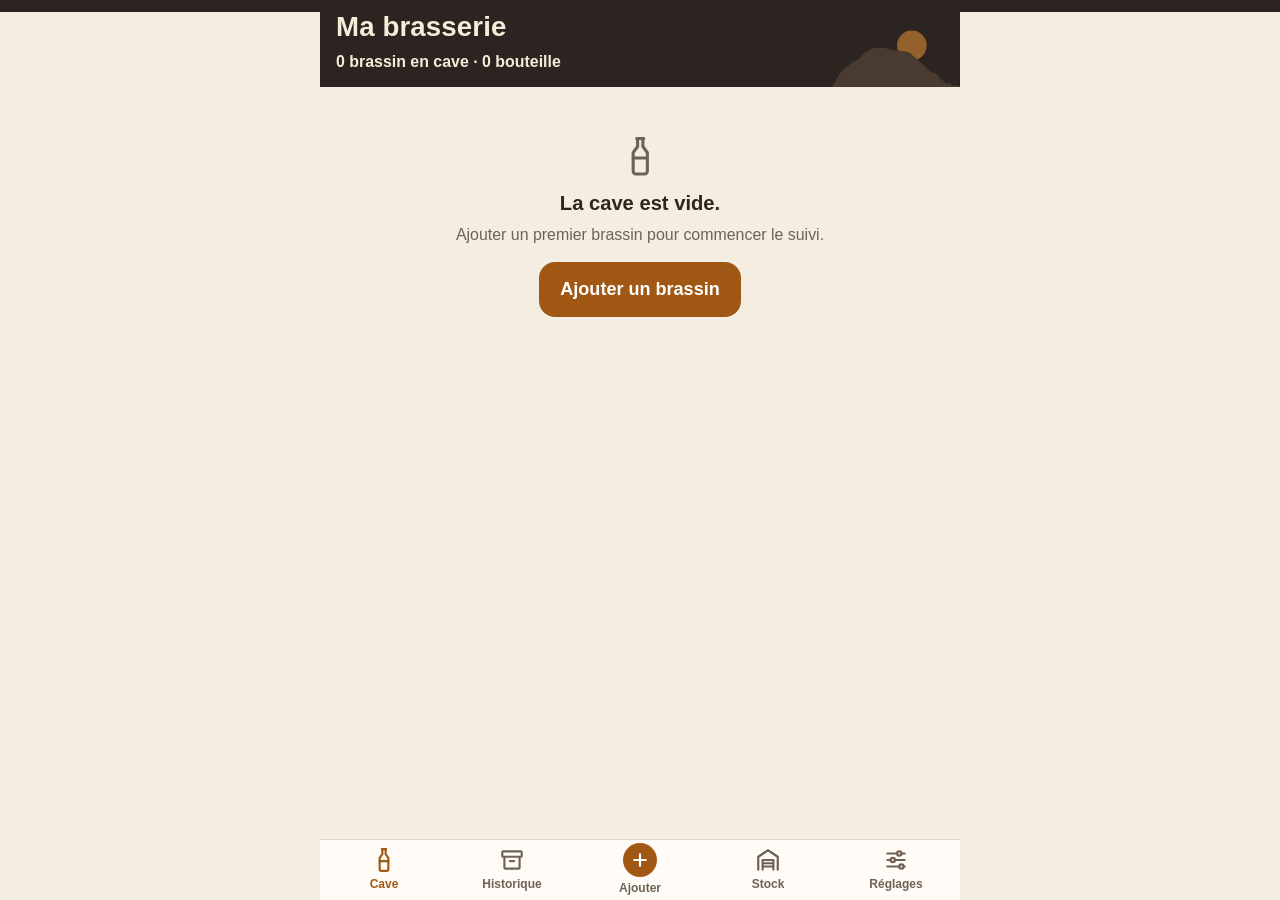
<file: index.html>
<!doctype html>
<html lang="fr">
<head>
  <meta charset="utf-8">
  <meta name="viewport" content="width=device-width, initial-scale=1, viewport-fit=cover">
  <title>Brasserie Ensen</title>
  <meta name="description" content="Cave à bières de la Brasserie Ensen : stock des brassins, garde, bouteilles offertes.">
  <meta name="color-scheme" content="light dark">
  <meta name="theme-color" content="#2b2420">
  <meta name="mobile-web-app-capable" content="yes">
  <meta name="apple-mobile-web-app-capable" content="yes">
  <!-- Barre d'état opaque : avec « black-translucent », iOS 26 donne à l'appli installée
       une fenêtre trop courte de la hauteur de la barre d'état (bug WebKit 301108) et la
       barre d'onglets flotte au-dessus d'une bande noire. iOS ne relit ce réglage qu'à
       l'installation : supprimer puis réinstaller l'appli après l'avoir changé. -->
  <meta name="apple-mobile-web-app-status-bar-style" content="black">
  <meta name="apple-mobile-web-app-title" content="Brasserie Ensen">
  <meta name="format-detection" content="telephone=no">
  <link rel="manifest" href="manifest.webmanifest">
  <link rel="icon" href="icons/icon.svg" type="image/svg+xml">
  <link rel="apple-touch-icon" href="icons/icon-180.png">
  <link rel="stylesheet" href="css/app.css">
  <link rel="stylesheet" href="css/systeme.css">
  <script>
    // Thème choisi à la main, appliqué avant l'affichage (pas d'éclair clair/sombre).
    try {
      var theme = localStorage.getItem('ensen-theme');
      if (theme === 'clair' || theme === 'sombre') document.documentElement.dataset.theme = theme;
    } catch (e) {}
  </script>
  <script type="module" src="js/app.js"></script>
</head>
<body>
  <div id="barre-etat" aria-hidden="true"></div>
  <div id="app">
    <header id="entete"></header>
    <div id="maj" class="banniere banniere-maj" role="status" hidden></div>
    <main id="vue" tabindex="-1"></main>
    <div id="barre-actions"></div>
    <nav id="onglets" aria-label="Navigation principale" hidden>
      <a href="#/" data-onglet="cave">
        <svg class="icone" viewBox="0 0 24 24" fill="none" stroke="currentColor" stroke-width="2" stroke-linecap="round" stroke-linejoin="round" aria-hidden="true"><path d="M10 2h4M10.5 2v4.5L8 10v10.5A1.5 1.5 0 0 0 9.5 22h5a1.5 1.5 0 0 0 1.5-1.5V10l-2.5-3.5V2"/><path d="M8 13h8"/></svg>
        <span>Cave</span>
      </a>
      <a href="#/historique" data-onglet="historique">
        <svg class="icone" viewBox="0 0 24 24" fill="none" stroke="currentColor" stroke-width="2" stroke-linecap="round" stroke-linejoin="round" aria-hidden="true"><rect x="3" y="4" width="18" height="5" rx="1"/><path d="M5 9v10a1 1 0 0 0 1 1h12a1 1 0 0 0 1-1V9M10 13h4"/></svg>
        <span>Historique</span>
      </a>
      <a href="#/nouveau" data-onglet="nouveau" class="onglet-ajout">
        <span class="bulle"><svg class="icone" viewBox="0 0 24 24" fill="none" stroke="currentColor" stroke-width="2.5" stroke-linecap="round" aria-hidden="true"><path d="M12 5v14M5 12h14"/></svg></span>
        <span>Ajouter</span>
      </a>
      <a href="#/stock" data-onglet="stock">
        <span class="avec-pastille"><svg class="icone" viewBox="0 0 24 24" fill="none" stroke="currentColor" stroke-width="2" stroke-linecap="round" stroke-linejoin="round" aria-hidden="true"><path d="M3 21V9l9-6 9 6v12"/><path d="M7 21v-9h10v9M7 15h10M7 18h10"/></svg><span class="pastille" id="pastille-stock" hidden></span></span>
        <span>Stock</span>
      </a>
      <a href="#/reglages" data-onglet="reglages">
        <svg class="icone" viewBox="0 0 24 24" fill="none" stroke="currentColor" stroke-width="2" stroke-linecap="round" aria-hidden="true"><path d="M4 6h9M17 6h3M4 12h3M11 12h9M4 18h11M19 18h1"/><circle cx="15" cy="6" r="2"/><circle cx="9" cy="12" r="2"/><circle cx="17" cy="18" r="2"/></svg>
        <span>Réglages</span>
      </a>
    </nav>
  </div>
  <div id="toast" role="status" aria-live="polite"></div>
  <dialog id="feuille" aria-label="Panneau"></dialog>
  <noscript><p style="padding:24px">Brasserie Ensen a besoin de JavaScript pour fonctionner.</p></noscript>
</body>
</html>
</file>
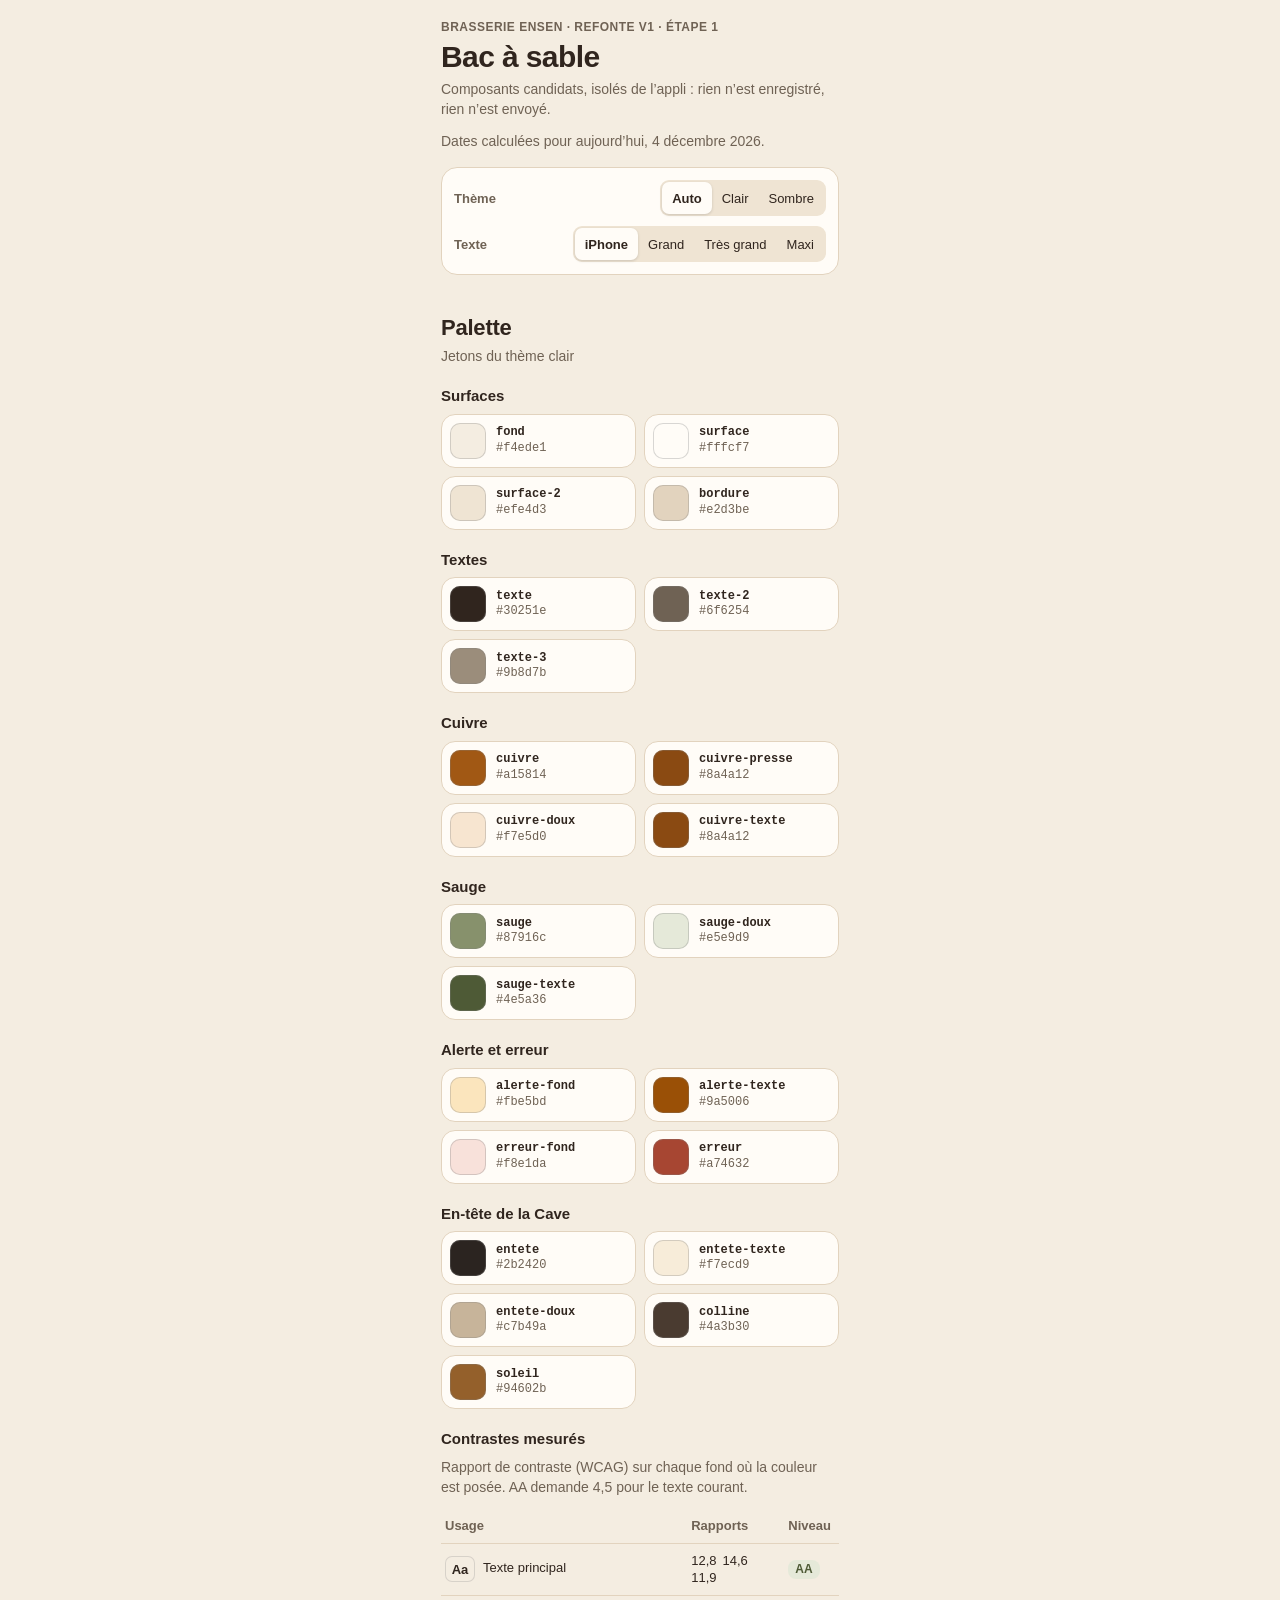
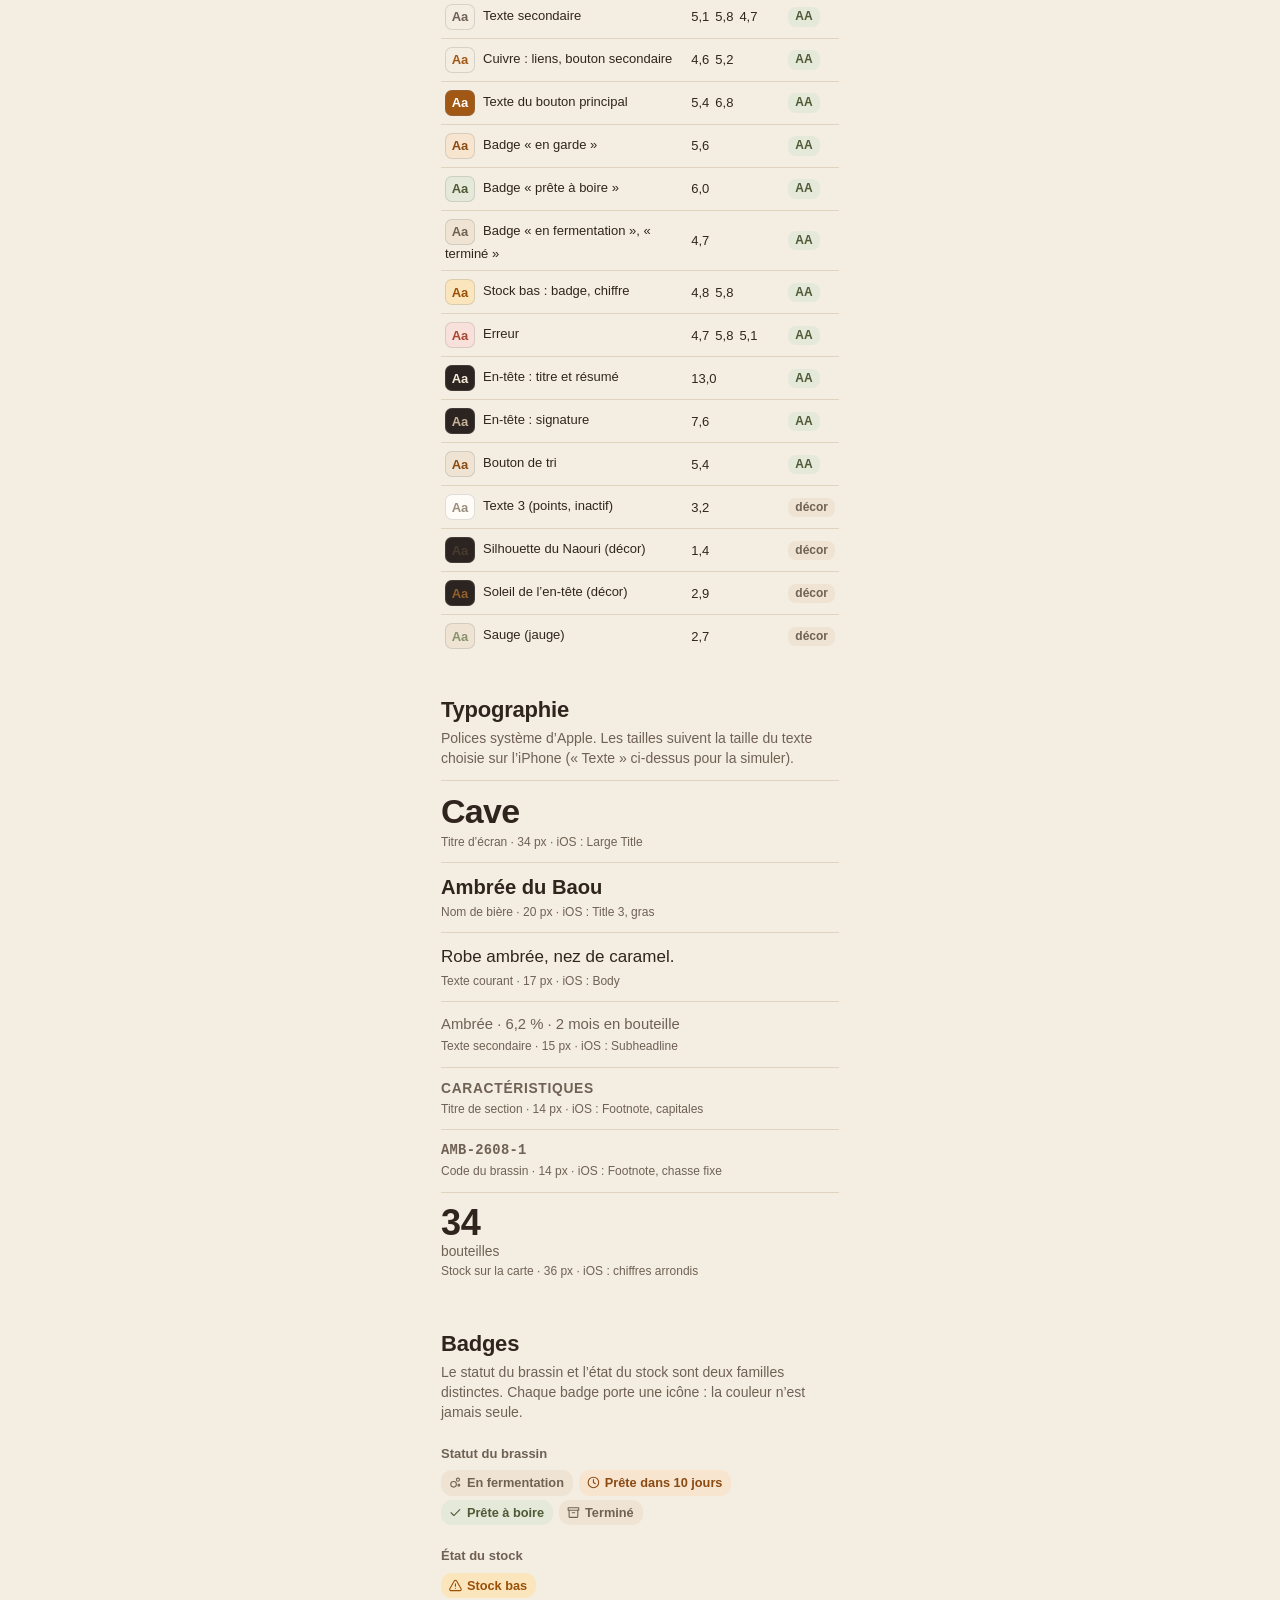
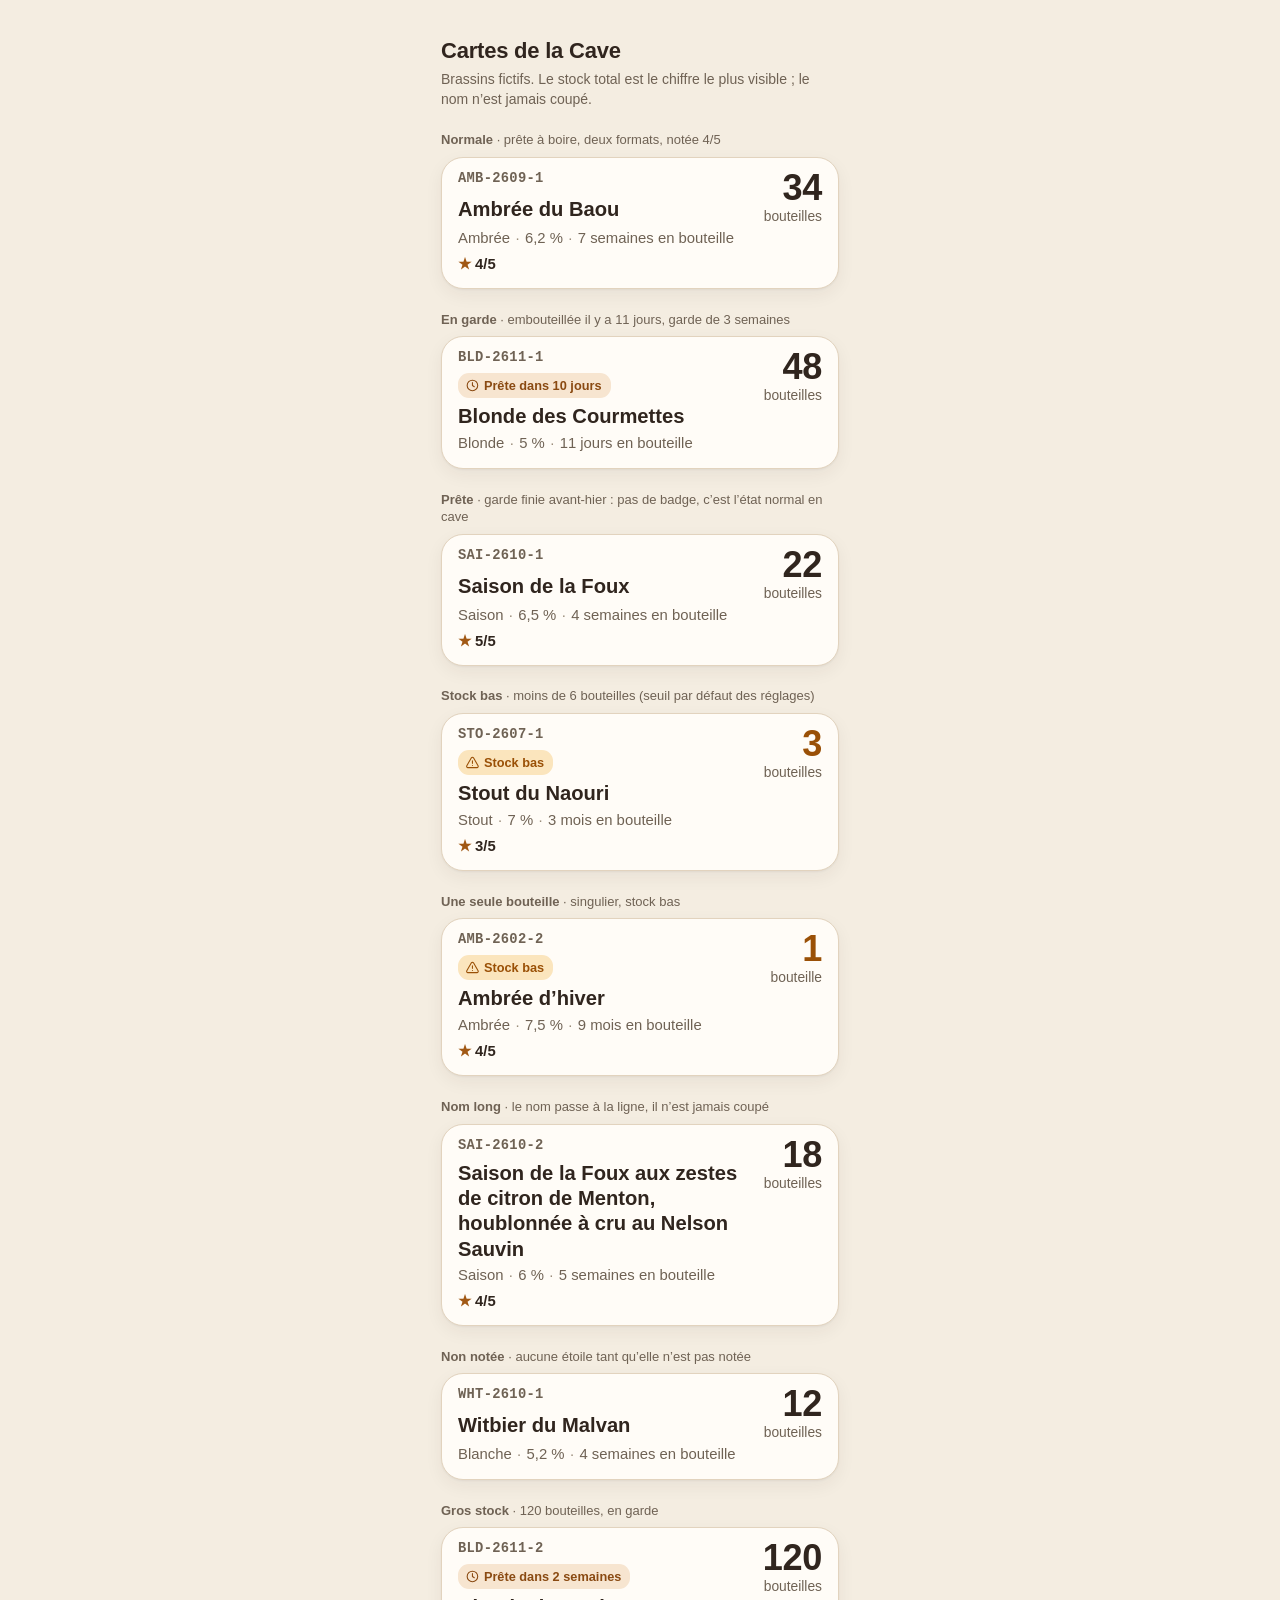
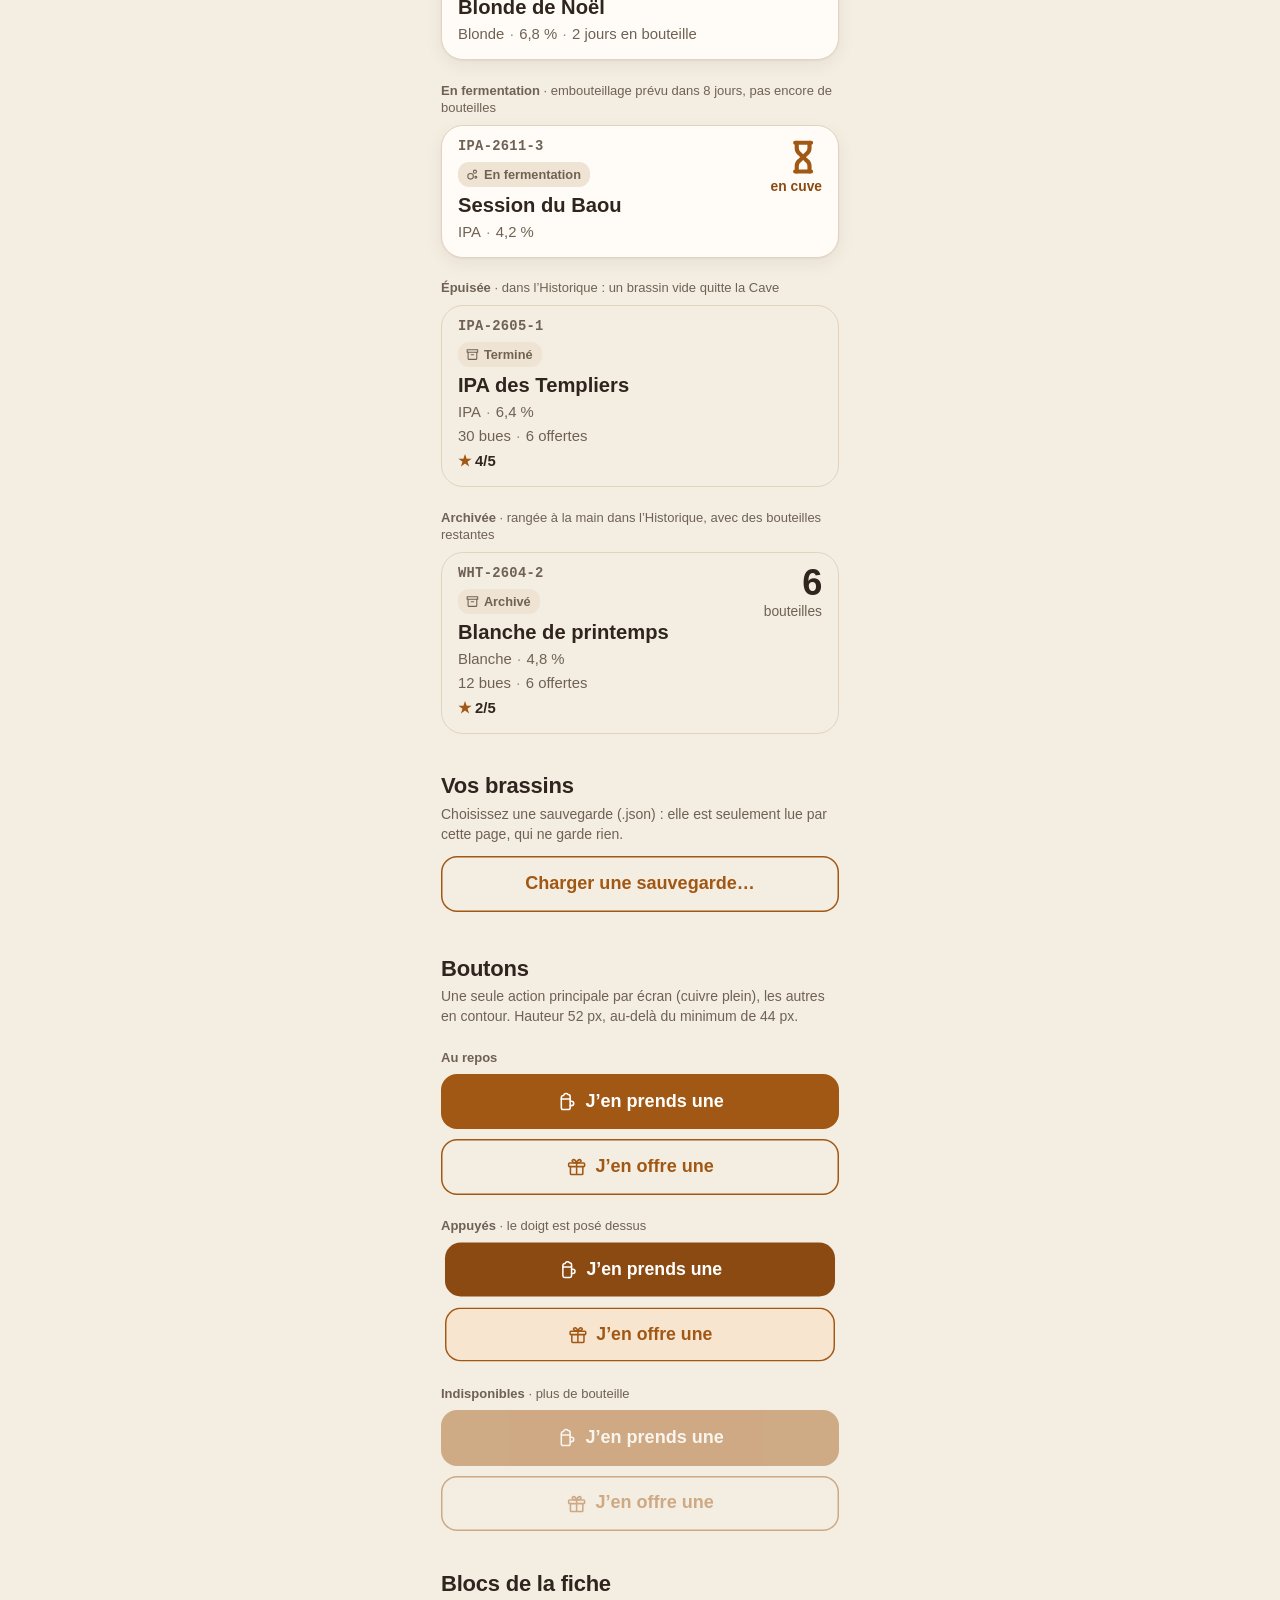
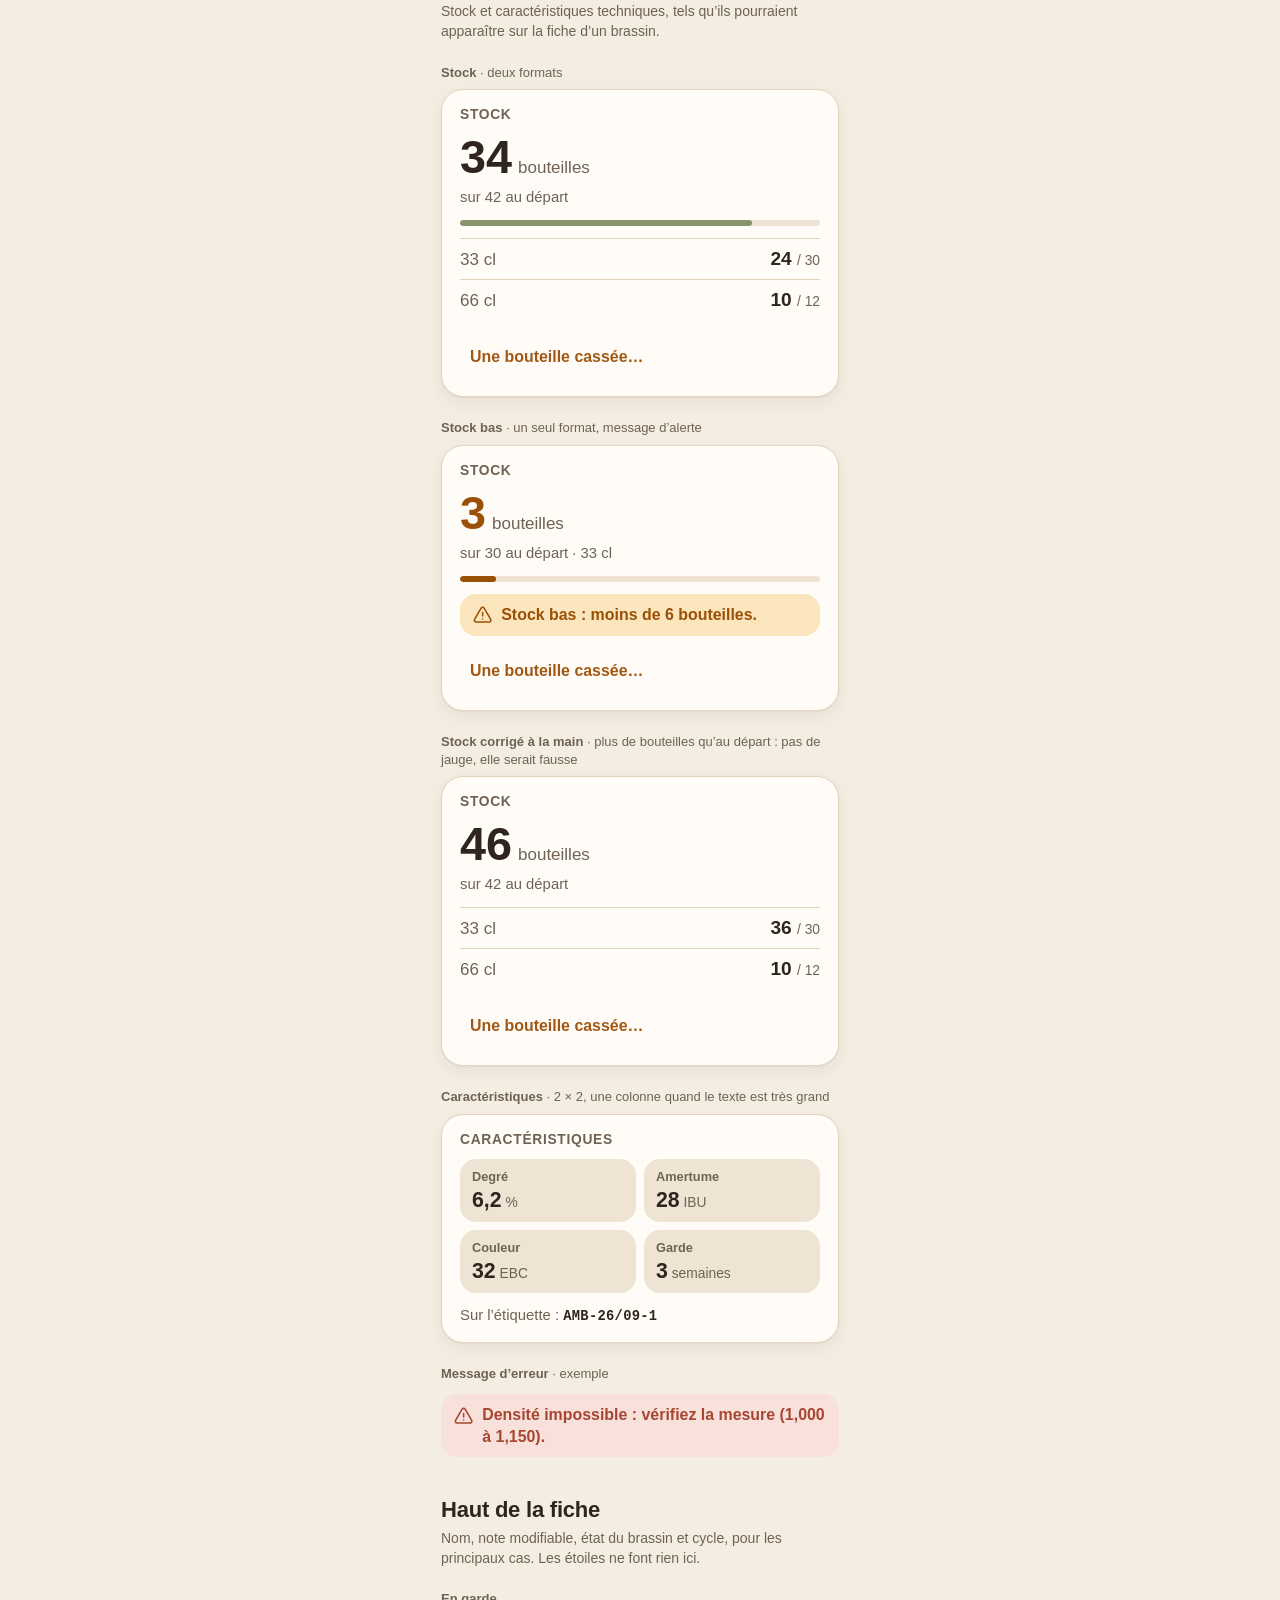
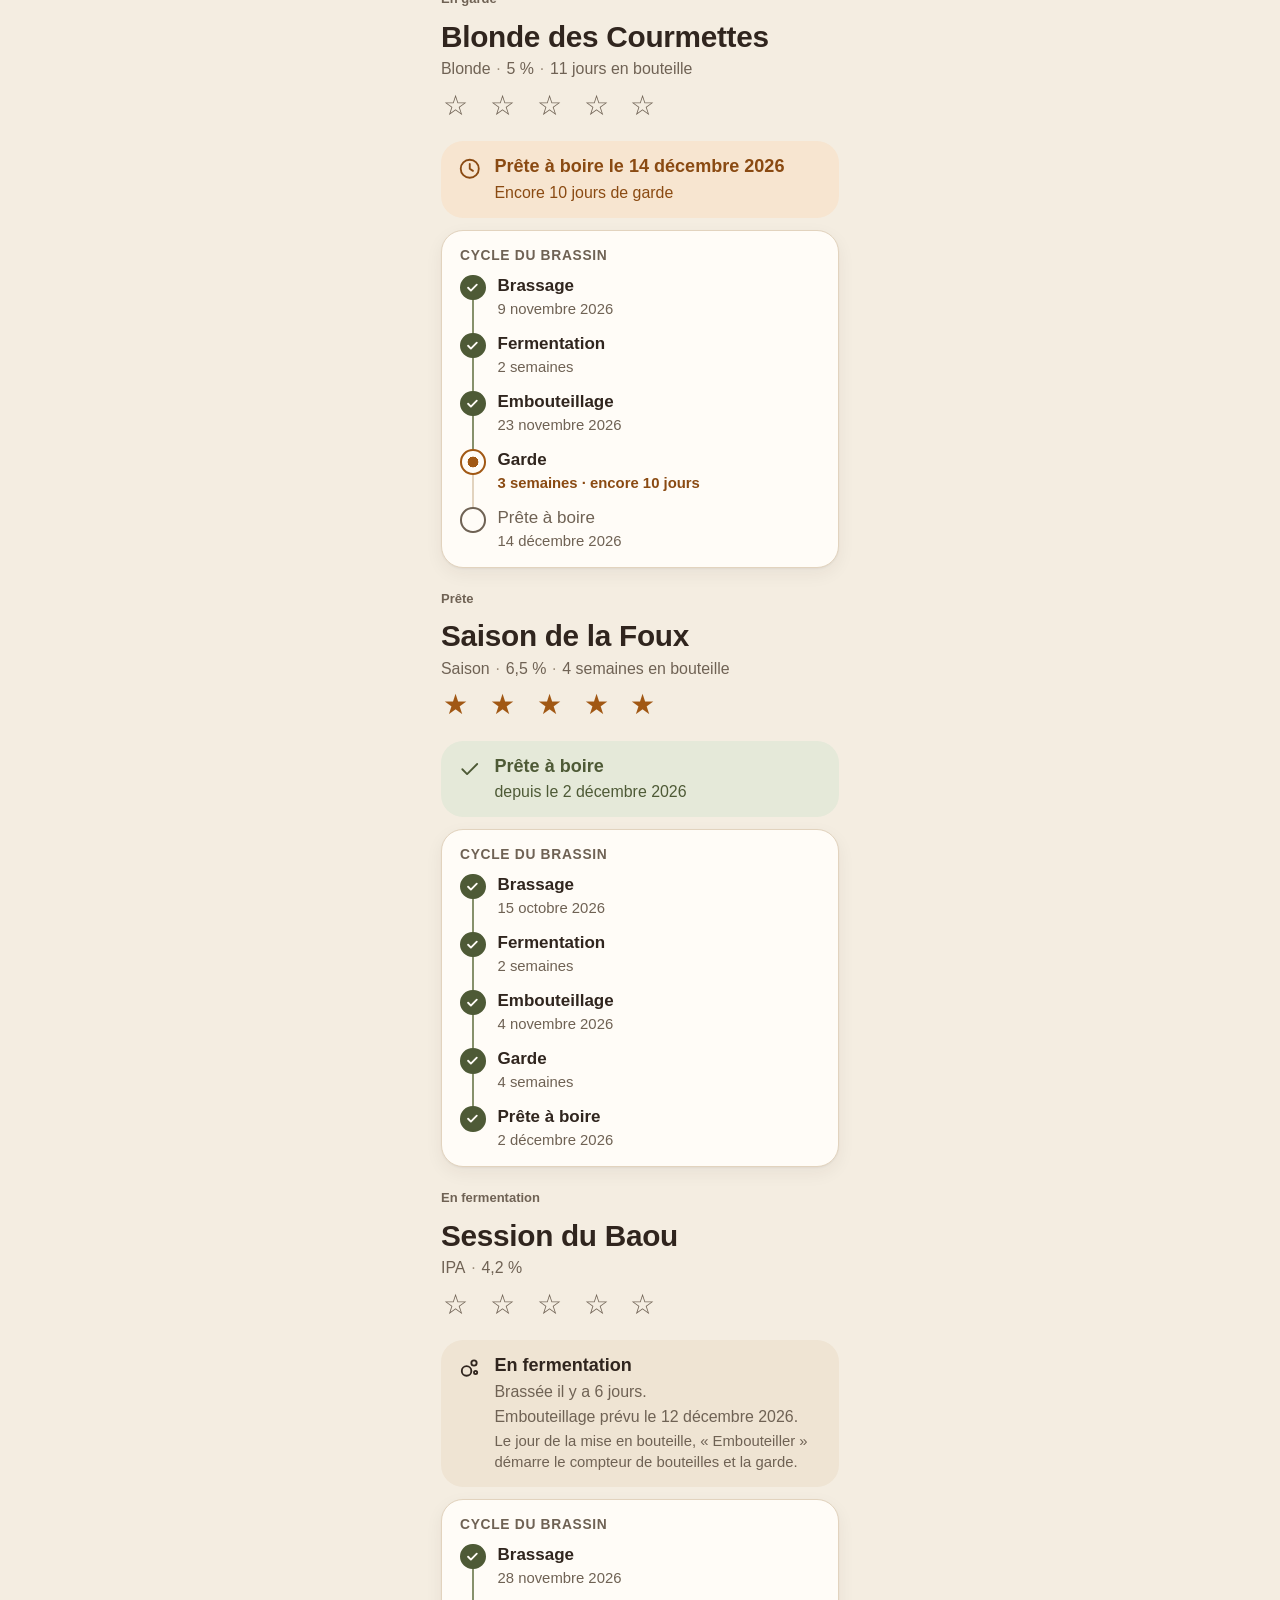
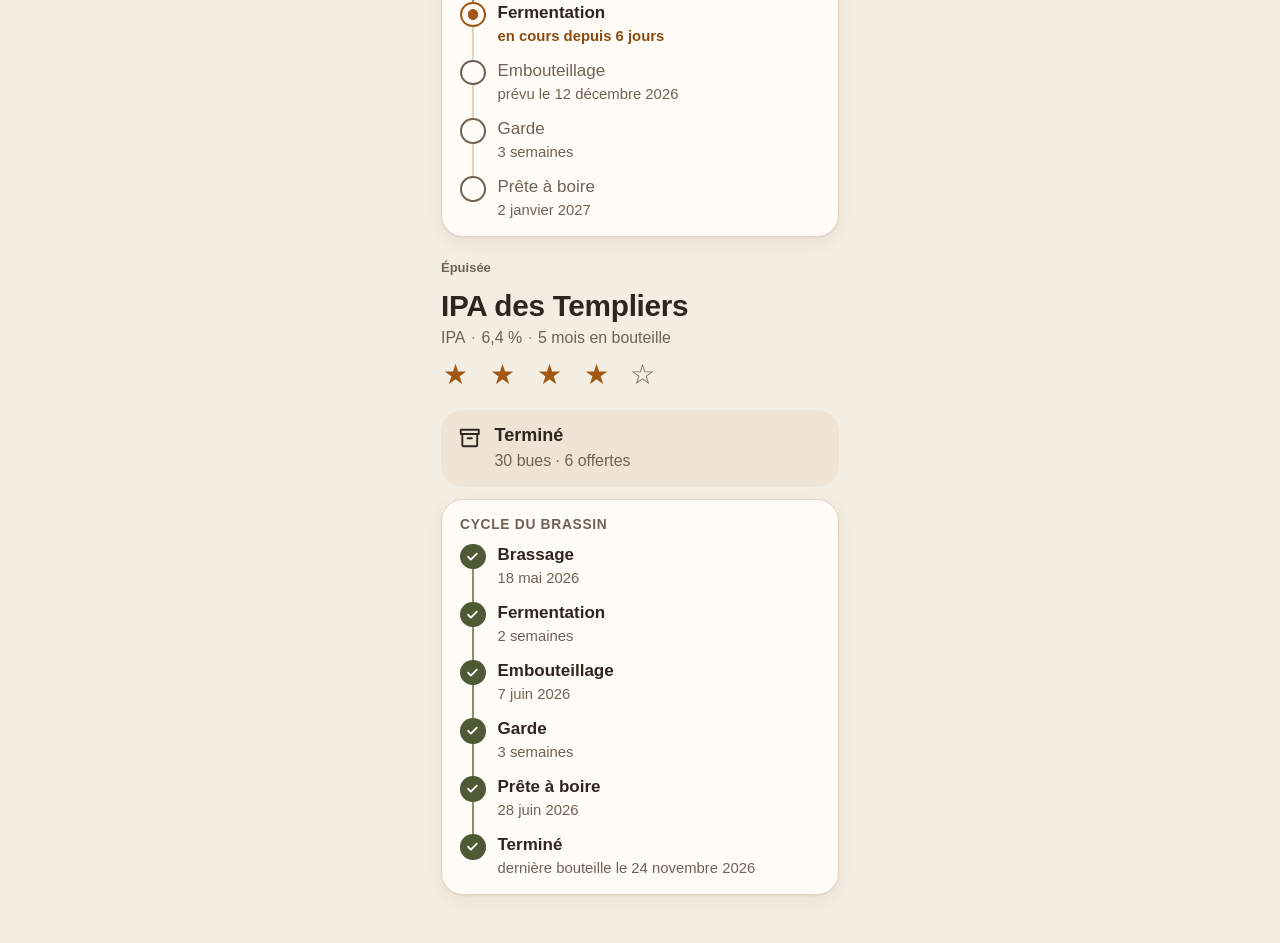
<file: dev/bac-a-sable/index.html>
<!doctype html>
<html lang="fr">
<head>
  <meta charset="utf-8">
  <meta name="viewport" content="width=device-width, initial-scale=1, viewport-fit=cover">
  <meta name="robots" content="noindex">
  <meta name="color-scheme" content="light dark">
  <title>Bac à sable · Brasserie Ensen</title>
  <link rel="icon" href="../../icons/icon.svg" type="image/svg+xml">
  <link rel="stylesheet" href="../../css/systeme.css">
  <link rel="stylesheet" href="bac-a-sable.css">
  <script type="module" src="bac-a-sable.js"></script>
</head>
<body>
  <header class="bs-entete">
    <p class="bs-surtitre">Brasserie Ensen · refonte v1 · étape 1</p>
    <h1>Bac à sable</h1>
    <p class="bs-intro">Composants candidats, isolés de l’appli : rien n’est enregistré, rien n’est envoyé.</p>
    <p class="bs-intro" id="date-du-jour"></p>
    <div class="bs-reglages">
      <div class="bs-reglage">
        <span id="libelle-theme">Thème</span>
        <div class="bs-segments" role="group" aria-labelledby="libelle-theme">
          <button type="button" data-reglage="theme" data-valeur="auto" aria-pressed="true">Auto</button>
          <button type="button" data-reglage="theme" data-valeur="clair" aria-pressed="false">Clair</button>
          <button type="button" data-reglage="theme" data-valeur="sombre" aria-pressed="false">Sombre</button>
        </div>
      </div>
      <div class="bs-reglage">
        <span id="libelle-taille">Texte</span>
        <div class="bs-segments" role="group" aria-labelledby="libelle-taille">
          <button type="button" data-reglage="taille" data-valeur="systeme" aria-pressed="true">iPhone</button>
          <button type="button" data-reglage="taille" data-valeur="21" aria-pressed="false">Grand</button>
          <button type="button" data-reglage="taille" data-valeur="28" aria-pressed="false">Très grand</button>
          <button type="button" data-reglage="taille" data-valeur="40" aria-pressed="false">Maxi</button>
        </div>
      </div>
    </div>
  </header>

  <main class="bs-page">
    <section class="bs-section" aria-labelledby="titre-palette">
      <h2 id="titre-palette">Palette</h2>
      <p class="bs-intro" id="theme-actif"></p>
      <div id="nuancier"></div>
      <h3 class="bs-sous-titre">Contrastes mesurés</h3>
      <p class="bs-intro">Rapport de contraste (WCAG) sur chaque fond où la couleur est posée. AA demande 4,5 pour le texte courant.</p>
      <table class="bs-contrastes">
        <thead><tr><th scope="col">Usage</th><th scope="col">Rapports</th><th scope="col">Niveau</th></tr></thead>
        <tbody id="contrastes"></tbody>
      </table>
    </section>

    <section class="bs-section" aria-labelledby="titre-typo">
      <h2 id="titre-typo">Typographie</h2>
      <p class="bs-intro">Polices système d’Apple. Les tailles suivent la taille du texte choisie sur l’iPhone (« Texte » ci-dessus pour la simuler).</p>
      <div id="typographie"></div>
    </section>

    <section class="bs-section" aria-labelledby="titre-badges">
      <h2 id="titre-badges">Badges</h2>
      <p class="bs-intro">Le statut du brassin et l’état du stock sont deux familles distinctes. Chaque badge porte une icône : la couleur n’est jamais seule.</p>
      <div id="badges"></div>
    </section>

    <section class="bs-section" aria-labelledby="titre-cartes">
      <h2 id="titre-cartes">Cartes de la Cave</h2>
      <p class="bs-intro">Brassins fictifs. Le stock total est le chiffre le plus visible ; le nom n’est jamais coupé.</p>
      <div id="cartes"></div>
    </section>

    <section class="bs-section" aria-labelledby="titre-reels">
      <h2 id="titre-reels">Vos brassins</h2>
      <p class="bs-intro">Choisissez une sauvegarde (.json) : elle est seulement lue par cette page, qui ne garde rien.</p>
      <label class="e-btn e-btn--secondaire bs-fichier">
        Charger une sauvegarde…
        <input type="file" id="fichier" accept=".json,application/json">
      </label>
      <div id="reels"></div>
    </section>

    <section class="bs-section" aria-labelledby="titre-boutons">
      <h2 id="titre-boutons">Boutons</h2>
      <p class="bs-intro">Une seule action principale par écran (cuivre plein), les autres en contour. Hauteur 52 px, au-delà du minimum de 44 px.</p>
      <div id="boutons"></div>
    </section>

    <section class="bs-section" aria-labelledby="titre-blocs">
      <h2 id="titre-blocs">Blocs de la fiche</h2>
      <p class="bs-intro">Stock et caractéristiques techniques, tels qu’ils pourraient apparaître sur la fiche d’un brassin.</p>
      <div id="blocs"></div>
    </section>

    <section class="bs-section" aria-labelledby="titre-fiches">
      <h2 id="titre-fiches">Haut de la fiche</h2>
      <p class="bs-intro">Nom, note modifiable, état du brassin et cycle, pour les principaux cas. Les étoiles ne font rien ici.</p>
      <div id="fiches"></div>
    </section>
  </main>
</body>
</html>
</file>
<file: css/app.css>
/* Brasserie Ensen — feuille de style unique.
   Couleurs en variables : thème clair par défaut, sombre selon l'iPhone
   (ou forcé par data-theme="sombre" / "clair" sur <html>). */

/* Polices des étiquettes (licence OFL, voir fonts/LICENCES.txt) */
@font-face { font-family: "Ensen Josefin"; src: url("../fonts/JosefinSans-Light.ttf") format("truetype"); font-weight: 300; font-style: normal; font-display: swap; }
@font-face { font-family: "Ensen Josefin"; src: url("../fonts/JosefinSans-LightItalic.ttf") format("truetype"); font-weight: 300; font-style: italic; font-display: swap; }
@font-face { font-family: "Ensen Josefin"; src: url("../fonts/JosefinSans-Bold.ttf") format("truetype"); font-weight: 700; font-style: normal; font-display: swap; }
@font-face { font-family: "Ensen Courgette"; src: url("../fonts/Courgette-Regular.ttf") format("truetype"); font-weight: 400; font-style: normal; font-display: swap; }

/* Couleurs, ombre, rayon et polices : une seule source, les jetons --e-… de css/systeme.css
   (clair et sombre). Les anciens noms restent pour les écrans pas encore refaits et renvoient
   aux nouveaux. Le vert « ok », le bleu « info » et le rouge des boutons de suppression gardent
   leurs valeurs jusqu'à la refonte des écrans qui les utilisent. */
:root {
  color-scheme: light dark;
  --fond: var(--e-fond);
  --surface: var(--e-surface);
  --surface-2: var(--e-surface-2);
  --texte: var(--e-texte);
  --texte-doux: var(--e-texte-2);
  --bordure: var(--e-bordure);
  --accent: var(--e-cuivre);
  --accent-texte: var(--e-sur-cuivre);
  --accent-doux: var(--e-cuivre-doux);
  --entete: var(--e-entete);
  --entete-texte: var(--e-entete-texte);
  --entete-doux: var(--e-entete-doux);
  --danger: var(--e-erreur);
  --alerte: var(--e-alerte-texte);
  --alerte-doux: var(--e-alerte-fond);
  --ombre: var(--e-ombre);
  --rayon: var(--e-r-carte);
  --police: var(--e-police);
  --police-code: var(--e-police-code);
  --danger-fond: #b3261e;
  --ok: #2e6b35;
  --ok-doux: #dcecd8;
  --info: #255f7e;
  --info-doux: #dae9f1;
  --decalage-message: 16px;
}

:root[data-theme="clair"] { color-scheme: light; }

:root[data-theme="sombre"] {
  color-scheme: dark;
  --danger-fond: #c4362c;
  --ok: #8fd19a;
  --ok-doux: #1c2f1f;
  --info: #8cc4e3;
  --info-doux: #16293a;
}

@media (prefers-color-scheme: dark) {
  :root:not([data-theme="clair"]) {
    --danger-fond: #c4362c;
    --ok: #8fd19a;
    --ok-doux: #1c2f1f;
    --info: #8cc4e3;
    --info-doux: #16293a;
  }
}

/* ---------- Base ---------- */

*,
*::before,
*::after { box-sizing: border-box; }

/* Pas de fond sur html : iOS 26 se règle sur celui de body (deux fonds différents laissent un filet). */
html {
  -webkit-text-size-adjust: 100%;
  text-size-adjust: 100%;
}

body {
  margin: 0;
  min-height: 100vh;
  min-height: 100dvh;
  background: var(--fond);
  color: var(--texte);
  font: 17px/1.45 var(--police);
  -webkit-font-smoothing: antialiased;
  -webkit-tap-highlight-color: transparent;
}

/* Bande sous la barre d'état de l'iPhone (heure, batterie), à la couleur de l'en-tête.
   iOS 26 colore le haut de l'appli d'après un VRAI élément fixe, opaque, collé au bord
   supérieur, de plus de 10 px de haut (un ::before n'est pas pris en compte) ; sans lui, il
   floute un fondu tiré du fond crème de la page. Élément #barre-etat dans index.html. */
#barre-etat {
  position: fixed;
  inset: 0 0 auto;
  height: max(12px, env(safe-area-inset-top));
  background-color: var(--entete);
  z-index: 30;
  pointer-events: none;
}

#app { max-width: 640px; margin: 0 auto; }

main { display: block; padding: 16px 16px 32px; outline: none; }
body.avec-onglets main { padding-bottom: calc(100px + env(safe-area-inset-bottom)); }
/* Au moins la hauteur réelle de la barre d’actions (--hauteur-barre, mesurée par app.js) */
body.avec-actions main { padding-bottom: max(calc(116px + env(safe-area-inset-bottom)), calc(var(--hauteur-barre, 0px) + 16px)); }

h1, h2, h3 { margin: 0; line-height: 1.2; }
p { margin: 0 0 8px; }
a { color: var(--accent); }
button, input, select, textarea { font: inherit; color: inherit; }
button { touch-action: manipulation; cursor: pointer; }
[hidden] { display: none !important; }
small { font-size: 0.8em; }

.icone { width: 22px; height: 22px; flex: none; }

.cache {
  position: absolute;
  width: 1px;
  height: 1px;
  overflow: hidden;
  clip-path: inset(50%);
  white-space: nowrap;
}

.aide { color: var(--texte-doux); font-size: 14px; margin: 6px 0 0; }
.code { font-family: var(--police-code); font-weight: 700; letter-spacing: 0.02em; }

/* ---------- En-têtes ---------- */

#entete {
  position: relative;
  background: var(--entete);
  color: var(--entete-texte);
  padding-top: env(safe-area-inset-top);
}
#entete.collant { position: sticky; top: 0; z-index: 20; }
/* Page tirée vers le bas : la couleur de l'en-tête se prolonge au-dessus (plus de bande crème) */
#entete::before {
  content: "";
  position: absolute;
  inset: auto 0 100% 0;
  height: 100vh;
  background: var(--entete);
  pointer-events: none;
}

.barre-titre {
  display: grid;
  grid-template-columns: 1fr auto 1fr;
  align-items: center;
  gap: 8px;
  min-height: 52px;
  padding: 0 6px;
}
.barre-titre h1 {
  font-size: 17px;
  font-weight: 700;
  text-align: center;
  white-space: nowrap;
  overflow: hidden;
  text-overflow: ellipsis;
}
.barre-titre .gauche { justify-self: start; }
.barre-titre .droite { justify-self: end; }
.lien-entete {
  display: inline-flex;
  align-items: center;
  gap: 2px;
  min-height: 44px;
  padding: 8px 10px;
  color: var(--entete-texte);
  text-decoration: none;
  font-size: 17px;
}

/* ---------- Bannières ---------- */

.banniere {
  display: flex;
  flex-wrap: wrap;
  align-items: center;
  gap: 8px 12px;
  padding: 12px 14px;
  margin-bottom: 12px;
  border-radius: var(--e-r-champ);
  font-size: 15px;
}
.banniere > a, .banniere > span { flex: 1 1 200px; color: inherit; text-decoration: none; }
.banniere-maj {
  margin: 12px 16px 0;
  background: var(--info-doux);
  color: var(--info);
}

/* ---------- Boutons : .e-btn (css/systeme.css) ; ici, leur placement ---------- */

.pile-boutons { display: grid; gap: 10px; }
.bloc .pile-boutons { margin-top: 14px; }
.boutons-feuille { display: grid; grid-template-columns: 1fr 1fr; gap: 10px; margin: 8px 0 12px; }
.actions-bas { margin-top: 8px; }

/* ---------- Barre d'actions et onglets (bas de l'écran) ---------- */

#barre-actions,
#onglets {
  position: fixed;
  left: 0;
  right: 0;
  bottom: 0;
  max-width: 640px;
  margin: 0 auto;
  z-index: 20;
}

#barre-actions {
  display: flex;
  flex-wrap: wrap;
  gap: 10px;
  padding: 10px 16px calc(10px + env(safe-area-inset-bottom));
  background: var(--fond);
  background: color-mix(in srgb, var(--fond) 88%, transparent);
  -webkit-backdrop-filter: blur(14px);
  backdrop-filter: blur(14px);
  border-top: 1px solid var(--bordure);
}
#barre-actions:empty { display: none; }

#onglets {
  display: grid;
  grid-template-columns: repeat(5, 1fr);
  padding-bottom: env(safe-area-inset-bottom);
  background: var(--surface);
  border-top: 1px solid var(--bordure);
}
#onglets a {
  display: flex;
  flex-direction: column;
  align-items: center;
  justify-content: center;
  gap: 3px;
  min-height: 60px;
  color: var(--texte-doux);
  text-decoration: none;
  font-size: 12px;
  font-weight: 600;
}
#onglets a .icone { width: 26px; height: 26px; }
#onglets a.actif { color: var(--accent); }
#onglets .bulle {
  display: grid;
  place-items: center;
  width: 34px;
  height: 34px;
  border-radius: 50%;
  background: var(--accent);
  color: var(--accent-texte);
}
#onglets .bulle .icone { width: 20px; height: 20px; }
.avec-pastille { position: relative; display: inline-flex; }
.pastille {
  display: inline-grid;
  place-items: center;
  min-width: 18px;
  height: 18px;
  padding: 0 5px;
  border-radius: 9px;
  background: var(--alerte);
  color: var(--fond);
  font-size: 11px;
  font-weight: 800;
  line-height: 1;
}
.avec-pastille .pastille { position: absolute; top: -5px; right: -11px; }

/* ---------- Listes (Historique ; la Cave est dans css/systeme.css) ---------- */



.vide { text-align: center; padding: 40px 16px; color: var(--texte-doux); }
.vide strong { color: var(--texte); font-size: 19px; }
.vide .e-btn { margin-top: 16px; }

/* ---------- Fiche ---------- */


.bloc {
  margin-bottom: 12px;
  padding: 16px;
  background: var(--surface);
  border: 1px solid var(--bordure);
  border-radius: var(--rayon);
}
.bloc h3 {
  display: flex;
  align-items: center;
  gap: 8px;
  margin-bottom: 10px;
  color: var(--texte-doux);
  font-size: 13px;
  font-weight: 700;
  letter-spacing: 0.06em;
  text-transform: uppercase;
}
.bloc h3 .btn-modifier {
  margin-left: auto;
  letter-spacing: 0;
  text-transform: none;
}
.compteur {
  padding: 1px 8px;
  border-radius: 999px;
  background: var(--surface-2);
  font-size: 12px;
  letter-spacing: 0;
}

.alerte { color: var(--alerte); font-weight: 650; margin: 10px 0 0; }


.liste { list-style: none; margin: 0; padding: 0; }
.liste > li + li { border-top: 1px solid var(--bordure); }
.ligne { display: flex; align-items: center; justify-content: space-between; gap: 12px; min-height: 52px; padding: 4px 0; }
.ligne-bouton {
  appearance: none;
  display: grid;
  gap: 2px;
  width: 100%;
  min-height: 52px;
  padding: 10px 0;
  border: 0;
  background: none;
  text-align: left;
}
.ligne-haut { display: flex; justify-content: space-between; align-items: baseline; gap: 12px; }
.ligne-haut .aide { margin: 0; }
.ligne-avis { color: var(--texte-doux); font-style: italic; }
.ligne-ajout { color: var(--accent); font-size: 15px; font-weight: 600; }
details summary { min-height: 44px; padding: 10px 0; color: var(--accent); font-weight: 600; cursor: pointer; }

/* ---------- Formulaires ---------- */

fieldset { margin: 0 0 12px; padding: 0; border: 0; min-width: 0; }
legend {
  padding: 0;
  margin-bottom: 10px;
  color: var(--texte-doux);
  font-size: 13px;
  font-weight: 700;
  letter-spacing: 0.06em;
  text-transform: uppercase;
}
.champ { display: block; margin-bottom: 16px; min-width: 0; }
.libelle { display: block; margin-bottom: 6px; font-size: 15px; font-weight: 650; }
.libelle small { font-weight: 500; color: var(--texte-doux); }

input:not([type="radio"]):not([type="checkbox"]),
select,
textarea {
  -webkit-appearance: none;
  appearance: none;
  display: block;
  width: 100%;
  min-width: 0;
  min-height: 50px;
  padding: 12px 14px;
  border: 1px solid var(--bordure);
  border-radius: var(--e-r-champ);
  background-color: var(--surface);
  color: var(--texte);
  font-size: 17px; /* 16 px minimum : sinon l'iPhone zoome à la saisie */
}
textarea { min-height: 100px; resize: vertical; line-height: 1.4; }
select {
  padding-right: 40px;
  background-image: url("data:image/svg+xml,%3Csvg xmlns='http://www.w3.org/2000/svg' viewBox='0 0 24 24' fill='none' stroke='%238a7a68' stroke-width='2.5' stroke-linecap='round' stroke-linejoin='round'%3E%3Cpath d='M6 9l6 6 6-6'/%3E%3C/svg%3E");
  background-repeat: no-repeat;
  background-position: right 14px center;
  background-size: 18px;
}
input[type="date"] { line-height: 1.4; }
input[type="date"]::-webkit-date-and-time-value { text-align: left; }
input:focus-visible,
select:focus-visible,
textarea:focus-visible {
  outline: 2px solid var(--accent);
  outline-offset: 2px;
}
[aria-invalid="true"] { border-color: var(--danger) !important; }
.erreur { margin: 6px 0 0; color: var(--danger); font-size: 14px; font-weight: 650; }

.deux-colonnes { display: grid; grid-template-columns: 1fr 1fr; gap: 0 12px; }
.champ-avec-bouton { display: flex; gap: 8px; }
.champ-unite { display: flex; align-items: center; gap: 10px; }
.champ-unite input { width: 96px !important; }

.segments {
  display: grid;
  grid-auto-flow: column;
  grid-auto-columns: 1fr;
  gap: 4px;
  padding: 4px;
  border-radius: 12px;
  background: var(--surface-2);
}
.segments label { position: relative; }
.segments input { position: absolute; inset: 0; opacity: 0; margin: 0; }
.segments span {
  display: flex;
  align-items: center;
  justify-content: center;
  min-height: 44px;
  border-radius: 9px;
  font-weight: 650;
  color: var(--texte-doux);
}
.segments input:checked + span { background: var(--e-segment-actif); color: var(--e-segment-texte); box-shadow: var(--ombre); }
.segments input:focus-visible + span { outline: 2px solid var(--accent); }

/* ---------- Recette importée (BeerXML) ---------- */

.recette-formulaire { margin-bottom: 20px; }
.recette-jointe {
  display: flex;
  flex-wrap: wrap;
  align-items: center;
  gap: 12px;
  padding: 14px 16px;
  border-radius: var(--rayon);
  background: var(--accent-doux);
}
.recette-jointe-texte { flex: 1 1 220px; display: grid; gap: 2px; min-width: 0; }
.recette-jointe-texte strong { font-size: 18px; line-height: 1.25; }
.recette-jointe-texte .aide { margin: 0; }
.recette-jointe-boutons { display: flex; gap: 8px; }
.surtitre {
  color: var(--texte-doux);
  font-size: 12px;
  font-weight: 700;
  letter-spacing: 0.06em;
  text-transform: uppercase;
}

.recette-titre { display: grid; gap: 2px; margin-bottom: 4px; }
.recette-titre strong { font-size: 18px; line-height: 1.25; }
.recette-titre span { color: var(--texte-doux); font-size: 15px; }
.bloc-recette h4 {
  display: flex;
  justify-content: space-between;
  gap: 12px;
  margin: 18px 0 2px;
  font-size: 15px;
}
.bloc-recette h4 span { color: var(--texte-doux); font-weight: 600; font-variant-numeric: tabular-nums; }
.bloc-recette details { margin-top: 10px; }
.bloc-recette details h4:first-of-type { margin-top: 4px; }
.ingredients { list-style: none; margin: 0; padding: 0; }
.ingredients li { display: flex; justify-content: space-between; align-items: baseline; gap: 12px; padding: 8px 0; }
.ingredients li + li { border-top: 1px solid var(--bordure); }
.ingredients li > span:first-child { min-width: 0; overflow-wrap: anywhere; }
.ingredients small { display: block; color: var(--texte-doux); font-size: 14px; font-weight: 500; }
.ingredients .quantite { flex: none; text-align: right; font-weight: 650; font-variant-numeric: tabular-nums; }
.notes-recette { white-space: pre-line; color: var(--texte-doux); font-size: 15px; }

/* ---------- Étiquettes ---------- */

.centre { text-align: center; }
.etiquette { display: block; height: auto; border-radius: 2px; box-shadow: 0 8px 22px rgb(30 20 10 / 0.3); }
.apercu-etiquette { display: flex; justify-content: center; padding: 4px 0 10px; }
.apercu-etiquette .etiquette { width: min(62vw, 250px); }
#form-etiquettes { margin-top: 20px; }
.lien-etiquettes { display: flex; align-items: center; gap: 14px; color: inherit; text-decoration: none; }
.lien-etiquettes:active { transform: scale(0.99); }
.etiquette-vignette { width: 58px; flex: none; box-shadow: 0 3px 8px rgb(30 20 10 / 0.25); }
.lien-etiquettes-texte { flex: 1; display: grid; gap: 2px; min-width: 0; }
.lien-etiquettes-texte strong { font-size: 17px; }
.lien-etiquettes-texte small { color: var(--texte-doux); font-size: 14px; }
.lien-etiquettes > .icone { color: var(--texte-doux); }
.conseils ul { display: grid; gap: 6px; margin: 0; padding-left: 18px; font-size: 15px; }

/* ---------- Stock et courses ---------- */


.stock-recette {
  display: flex;
  flex-wrap: wrap;
  align-items: center;
  justify-content: space-between;
  gap: 8px 12px;
  margin-top: 12px;
  padding-top: 12px;
  border-top: 1px solid var(--bordure);
}
.stock-recette p { flex: 1 1 200px; margin: 0; font-size: 15px; }

.ligne-verification { display: flex; align-items: baseline; gap: 10px; padding: 8px 0; }
.ligne-verification small { display: block; color: var(--texte-doux); font-size: 14px; }
.symbole {
  flex: none;
  display: inline-grid;
  place-items: center;
  width: 22px;
  height: 22px;
  border-radius: 50%;
  font-size: 13px;
  font-weight: 800;
  translate: 0 4px;
}
.statut-ok .symbole { background: var(--ok-doux); color: var(--ok); }
.statut-insuffisant .symbole, .statut-a-verifier .symbole { background: var(--alerte-doux); color: var(--alerte); }
.statut-absent .symbole { background: var(--surface-2); color: var(--danger); }

.colonnes-import { margin: 0 0 10px; padding-left: 20px; font-size: 15px; }
.colonnes-import li { margin: 3px 0; }
.boutons-import { display: flex; flex-wrap: wrap; gap: 0 10px; }

/* ---------- Suivi de fermentation (RAPT Pill) ---------- */

.mesures { display: grid; grid-template-columns: 1fr 1fr; gap: 8px; margin: 2px 0 10px; }
.mesure { margin: 0; padding: 10px 12px; border-radius: 12px; background: var(--surface-2); min-width: 0; }
.mesure span { display: block; font-size: 13px; color: var(--texte-doux); }
.mesure strong { display: block; font-size: 24px; font-weight: 800; line-height: 1.15; font-variant-numeric: tabular-nums; }
.mesure small { display: block; min-height: 1.2em; font-size: 13px; color: var(--texte-doux); }
.mesure-texte strong { font-size: 18px; line-height: 1.6; white-space: nowrap; }
.insecable { white-space: nowrap; } /* « flotte-t-elle ? » jamais coupé au trait d'union */
.etat-suivi { margin: 0 0 8px; font-weight: 600; }
.bloc-suivi .alerte { margin: 0 0 8px; }

.courbe { margin: 4px 0 0; }
.courbe svg { display: block; width: 100%; height: auto; touch-action: pan-y; -webkit-user-select: none; user-select: none; }
.courbe-lecture { margin: 0 0 2px; font-size: 14px; color: var(--texte); font-variant-numeric: tabular-nums; }
.courbe .grille { stroke: var(--bordure); stroke-width: 1; vector-effect: non-scaling-stroke; }
.courbe .etiquette-axe { fill: var(--texte-doux); font: 10px var(--police); font-variant-numeric: tabular-nums; }
.courbe .titre-panneau { fill: var(--texte-doux); font: 700 10px var(--police); letter-spacing: 0.04em; }
.courbe .ligne-densite,
.courbe .ligne-temperature { fill: none; stroke-width: 2; stroke-linejoin: round; stroke-linecap: round; vector-effect: non-scaling-stroke; }
.courbe .ligne-densite { stroke: var(--accent); }
.courbe .ligne-temperature { stroke: var(--info); }
.courbe .visee { stroke: var(--texte-doux); stroke-width: 1; stroke-dasharray: 4 4; vector-effect: non-scaling-stroke; }
.courbe .repere { stroke: var(--texte-doux); stroke-width: 1; vector-effect: non-scaling-stroke; }
.courbe .repere-dry-hop { stroke: var(--ok); stroke-width: 1.5; stroke-dasharray: 3 3; vector-effect: non-scaling-stroke; }
.courbe .etiquette-dry-hop { fill: var(--ok); font: 700 10px var(--police); }
.courbe .point { fill: var(--surface); stroke-width: 2; vector-effect: non-scaling-stroke; }
.courbe .point-densite { stroke: var(--accent); }
.courbe .point-temperature { stroke: var(--info); }

.details-mesures summary { min-height: 44px; padding: 8px 0; font-size: 15px; }
.tableau-mesures { width: 100%; border-collapse: collapse; font-size: 14px; font-variant-numeric: tabular-nums; }
.tableau-mesures th,
.tableau-mesures td { padding: 6px 0; border-bottom: 1px solid var(--bordure); text-align: right; font-weight: 500; }
.tableau-mesures th:first-child { text-align: left; }
.tableau-mesures thead th { color: var(--texte-doux); font-size: 13px; font-weight: 600; }
.actions-suivi { display: flex; flex-wrap: wrap; gap: 8px; margin-top: 10px; }
.actions-suivi:empty { display: none; }

.choix-pills { display: grid; gap: 8px; margin: 0 0 14px; padding: 0; border: 0; }
.choix-pill { display: flex; align-items: center; gap: 12px; min-height: 56px; padding: 10px 12px; border: 1px solid var(--bordure); border-radius: var(--e-r-champ); }
.choix-pill:has(input:checked) { border-color: var(--accent); }
.choix-pill input { flex: none; width: 22px; height: 22px; margin: 0; accent-color: var(--accent); }
.choix-pill small { display: block; color: var(--texte-doux); font-size: 13px; }

.champ-tableau { margin: 14px 0 8px; }
.zone-tableau { min-height: 140px; font-size: 16px; line-height: 1.5; white-space: pre; overflow-x: auto; tab-size: 4; }
.boutons-import .e-btn { margin: 4px 0 8px; }
.apercu-import { margin-top: 8px; }
.apercu-import .liste { margin-bottom: 10px; }
.remarque-import { color: var(--alerte); }

.liste-copies { display: grid; gap: 8px; margin: 0 0 14px; padding: 0; list-style: none; }
.liste-copies li { display: flex; align-items: center; justify-content: space-between; gap: 12px; min-height: 56px; padding: 10px 12px; border: 1px solid var(--bordure); border-radius: var(--e-r-champ); }
.liste-copies small { display: block; color: var(--texte-doux); font-size: 13px; }
.liste-copies .e-btn { flex: none; margin: 0; }

.ligne-deduction { margin-bottom: 14px; }
.ligne-deduction-tete { display: flex; flex-wrap: wrap; align-items: center; justify-content: space-between; gap: 0 8px; }
.ligne-deduction-tete .libelle { margin: 6px 0; }
.ligne-deduction-tete .e-btn { margin-right: -10px; }
#feuille .titre-hors-recette { margin: 22px 0 4px; }
#feuille .titre-hors-recette + .aide { margin: 0 0 12px; }
[data-hors-recette] + .e-btn { margin-bottom: 4px; }
/* Fiche : ce qui a été retiré du stock, puis « Corriger… » et « Remettre en stock » */
.stock-recette .ingredients-deduits { flex: 1 1 100%; margin: 0; font-size: 0.875rem; }
.stock-recette .ingredients-deduits li { padding: 5px 0; }
.boutons-deduction { display: flex; flex-wrap: wrap; gap: 4px 10px; flex: 1 1 100%; }
.ligne-deduction .libelle small { font-weight: 500; color: var(--texte-doux); }
.ligne-deduction select { font-size: 16px; }

/* ---------- Feuille (panneau du bas) ---------- */

#feuille {
  width: 100%;
  max-width: 640px;
  /* --visible et --clavier : hauteur visible et partie cachée par le clavier (ui.js) */
  max-height: min(92dvh, calc(var(--visible, 100dvh) - 12px));
  overflow-y: auto;
  overscroll-behavior: contain;
  -webkit-overflow-scrolling: touch;
  margin: auto auto var(--clavier, 0px);
  padding: 0;
  border: 0;
  border-radius: 20px 20px 0 0;
  background: var(--surface);
  color: var(--texte);
  box-shadow: 0 -8px 30px rgb(0 0 0 / 0.2);
}
#feuille::backdrop { background: rgb(20 12 6 / 0.5); }
#feuille[open] { animation: monter 0.22s ease-out; }
@keyframes monter { from { transform: translateY(100%); } }
.feuille-contenu { padding: 22px 16px calc(14px + env(safe-area-inset-bottom)); }
.feuille-contenu h2 { font-size: 21px; margin-bottom: 14px; outline: none; }
.feuille-contenu > p { color: var(--texte-doux); }

/* ---------- Message temporaire ---------- */

body.avec-onglets { --decalage-message: 76px; }
body.avec-actions { --decalage-message: 92px; }

#toast {
  position: fixed;
  left: 12px;
  right: 12px;
  bottom: calc(var(--decalage-message) + env(safe-area-inset-bottom));
  z-index: 40;
  display: flex;
  align-items: center;
  gap: 12px;
  max-width: 616px;
  margin: 0 auto;
  padding: 10px 10px 10px 16px;
  border: 1px solid var(--e-message-bord);
  border-radius: var(--e-r-champ);
  background: var(--e-message-fond);
  color: #f7ecd9;
  box-shadow: 0 8px 24px rgb(0 0 0 / 0.25);
  opacity: 0;
  transform: translateY(16px);
  visibility: hidden;
  transition: opacity 0.2s, transform 0.2s, visibility 0s 0.2s;
}
#toast.visible { opacity: 1; transform: none; visibility: visible; transition: opacity 0.2s, transform 0.2s; }
#toast p { flex: 1; margin: 0; font-size: 0.9375rem; } /* suit la taille du texte de l'iPhone */
#toast button {
  min-height: 44px;
  padding: 8px 10px;
  border: 0;
  background: none;
  color: #f0a64e;
  font-size: 1rem;
  font-weight: 700;
}

@media (prefers-reduced-motion: reduce) {
  *, *::before, *::after { animation: none !important; transition: none !important; }
}
</file>
<file: css/systeme.css>
/* Brasserie Ensen — système de design v1 (refonte visuelle, composants dans js/composants.js).
   Jetons sémantiques et composants, préfixés « e- » : ils cohabitent avec les styles
   de css/app.css sans les toucher, et sont adoptés écran par écran (Cave : étape 2).
   Tailles en rem : elles suivent la taille du texte choisie sur l'iPhone (Dynamic Type)
   grâce à la police système -apple-system-body. css/app.css est en px : les écrans
   pas encore refaits ne bougent pas. */

/* ---------- Taille de base : celle de l'iPhone (Dynamic Type) ---------- */

html { font-size: 17px; }
/* iPhone seulement (-webkit-touch-callout) : sur Mac, la taille « body » du système vaut 13 px. */
@supports (font: -apple-system-body) and (-webkit-touch-callout: none) {
  html { font: -apple-system-body; }
}

/* ---------- Jetons : clair ---------- */

:root {
  color-scheme: light;

  /* Surfaces */
  --e-fond: #f4ede1;
  --e-surface: #fffcf7;
  --e-surface-2: #efe4d3;
  --e-bordure: #e2d3be; /* décor : séparation douce, jamais seule porteuse d'information */

  /* Textes (contrastes sur le fond, la carte et la surface 2) */
  --e-texte: #30251e; /* 11,9 à 14,6:1 */
  --e-texte-2: #6f6254; /* 4,7 à 5,8:1 (au lieu de #796b5c, à 4,1:1 sur la surface 2) */
  --e-texte-3: #9b8d7b; /* décor seulement (2,8:1) : points, éléments inactifs */

  /* Cuivre : action principale, liens, sélection */
  --e-cuivre: #a15814; /* blanc dessus 5,4:1, sur le fond 4,6:1 (au lieu de #b76519, à 4,3:1) */
  --e-cuivre-presse: #8a4a12;
  --e-sur-cuivre: #ffffff;
  --e-cuivre-doux: #f7e5d0;
  --e-cuivre-texte: #8a4a12; /* sur cuivre doux : 5,6:1 */

  /* Sauge : prête, succès */
  --e-sauge: #87916c; /* décor seulement (3,3:1) */
  --e-sauge-doux: #e5e9d9;
  --e-sauge-texte: #4e5a36; /* sur sauge douce : 6,0:1 */

  /* Alerte (stock bas) et erreur */
  --e-alerte-fond: #fbe5bd;
  --e-alerte-texte: #9a5006; /* 4,8:1 */
  --e-segment-actif: #fffcf7; /* choix actif d'un sélecteur (Auto · Clair · Sombre) */
  --e-segment-texte: #a15814;
  --e-message-fond: #2b2420; /* message temporaire */
  --e-message-bord: rgb(255 255 255 / 0.08);
  --e-erreur: #a74632; /* 5,1 à 5,8:1 */
  --e-erreur-fond: #f8e1da;

  /* En-tête sombre : prolonge la barre d'état noire de l'appli installée (theme-color #2b2420) */
  --e-entete: #2b2420;
  --e-entete-texte: #f7ecd9;
  --e-entete-doux: #c7b49a;
  --e-colline: #4a3b30; /* silhouette du Puy de Naouri, nette : 1,42:1 sur l'en-tête */
  --e-soleil: #94602b; /* soleil levant derrière la colline, net : 2,9:1 sur l'en-tête */
  --e-capsule-bord: rgb(0 0 0 / 0.22); /* contour des pastilles de capsule (blanc sur carte claire) */

  /* Une seule famille d'ombres, légère */
  --e-ombre: 0 1px 2px rgb(48 37 30 / 0.05), 0 6px 18px rgb(48 37 30 / 0.06);

  /* Espacements (4, 8, 12, 16, 24, 32) et rayons */
  --e-1: 4px;
  --e-2: 8px;
  --e-3: 12px;
  --e-4: 16px;
  --e-5: 24px;
  --e-6: 32px;
  --e-r-badge: 11px;
  --e-r-champ: 16px;
  --e-r-carte: 22px;

  /* Polices système Apple */
  --e-police: -apple-system, BlinkMacSystemFont, "SF Pro Text", "Segoe UI", Roboto, "Helvetica Neue", sans-serif;
  --e-police-arrondie: ui-rounded, -apple-system, "SF Pro Rounded", "Segoe UI", sans-serif;
  --e-police-code: ui-monospace, "SF Mono", Menlo, Consolas, monospace;
}

/* ---------- Jetons : sombre (choix manuel, puis réglage de l'iPhone) ---------- */

:root[data-theme="sombre"] {
  color-scheme: dark;
  --e-fond: #17120e;
  --e-surface: #211a15;
  --e-surface-2: #3c3128; /* champs, jauges, tuiles : 1,36:1 sur la carte (au lieu de 1,13:1) */
  --e-bordure: #3a3027;
  --e-texte: #f4ebdf;
  --e-texte-2: #b8aa97;
  --e-texte-3: #8a7d6c;
  --e-cuivre: #e9954d;
  --e-cuivre-presse: #f2aa6a;
  --e-sur-cuivre: #1e1007;
  --e-cuivre-doux: #3a2717;
  --e-cuivre-texte: #f1a766;
  --e-sauge: #a3ae86;
  --e-sauge-doux: #2a3020;
  --e-sauge-texte: #c2cda0;
  --e-alerte-fond: #3e2b0f;
  --e-alerte-texte: #f3ba5e;
  --e-segment-actif: #504236; /* choix actif plus clair que le fond du sélecteur, comme sur iOS */
  --e-segment-texte: #f1a766;
  --e-message-fond: #4a3e34; /* message temporaire plus clair que les cartes */
  --e-message-bord: rgb(255 255 255 / 0.16);
  --e-erreur: #f0907c;
  --e-erreur-fond: #3e1e17;
  --e-entete: #221c17;
  --e-colline: #3a2f27;
  --e-soleil: #7a4f25;
  --e-capsule-bord: rgb(255 255 255 / 0.35);
  --e-ombre: 0 1px 2px rgb(0 0 0 / 0.4), 0 6px 18px rgb(0 0 0 / 0.3);
}

@media (prefers-color-scheme: dark) {
  :root:not([data-theme="clair"]) {
    color-scheme: dark;
    --e-fond: #17120e;
    --e-surface: #211a15;
    --e-surface-2: #3c3128;
    --e-bordure: #3a3027;
    --e-texte: #f4ebdf;
    --e-texte-2: #b8aa97;
    --e-texte-3: #8a7d6c;
    --e-cuivre: #e9954d;
    --e-cuivre-presse: #f2aa6a;
    --e-sur-cuivre: #1e1007;
    --e-cuivre-doux: #3a2717;
    --e-cuivre-texte: #f1a766;
    --e-sauge: #a3ae86;
    --e-sauge-doux: #2a3020;
    --e-sauge-texte: #c2cda0;
    --e-alerte-fond: #3e2b0f;
    --e-alerte-texte: #f3ba5e;
    --e-segment-actif: #504236;
    --e-segment-texte: #f1a766;
    --e-message-fond: #4a3e34;
    --e-message-bord: rgb(255 255 255 / 0.16);
    --e-erreur: #f0907c;
    --e-erreur-fond: #3e1e17;
    --e-entete: #221c17;
    --e-colline: #3a2f27;
    --e-soleil: #7a4f25;
    --e-capsule-bord: rgb(255 255 255 / 0.35);
    --e-ombre: 0 1px 2px rgb(0 0 0 / 0.4), 0 6px 18px rgb(0 0 0 / 0.3);
  }
}

/* ---------- Typographie (rem : suit la taille du texte de l'iPhone) ---------- */

.e-titre-ecran { margin: 0; font: 800 2rem/1.1 var(--e-police); letter-spacing: -0.02em; color: var(--e-texte); }
.e-titre-section {
  margin: 0;
  color: var(--e-texte-2);
  font: 650 0.8125rem/1.3 var(--e-police);
  letter-spacing: 0.05em;
  text-transform: uppercase;
}
.e-texte { font: 400 1rem/1.45 var(--e-police); color: var(--e-texte); }
.e-secondaire { font: 400 0.875rem/1.4 var(--e-police); color: var(--e-texte-2); }
.e-code {
  font: 600 0.8125rem/1.3 var(--e-police-code);
  letter-spacing: 0.02em;
  color: var(--e-texte-2);
}
.e-chiffre { font-family: var(--e-police-arrondie); font-variant-numeric: tabular-nums; }
.e-insecable { white-space: nowrap; } /* « 33 cl » ne se coupe pas */

/* Icônes au trait fin (SVG maison) */
.e-icone { width: 1.25rem; height: 1.25rem; flex: none; }

/* ---------- Badges : statut du brassin ≠ état du stock ---------- */

.e-badges { display: flex; flex-wrap: wrap; gap: var(--e-1) 6px; }
.e-badge {
  display: inline-flex;
  align-items: center;
  gap: 4px;
  min-height: 1.5rem;
  padding: 2px 9px 2px 7px;
  border-radius: var(--e-r-badge);
  font: 650 0.75rem/1.2 var(--e-police);
}
.e-badge .e-icone { width: 0.875rem; height: 0.875rem; }
/* Statut de production : fonds doux, icône d'état (bulles, horloge, coche, boîte) */
.e-badge--fermentation,
.e-badge--termine { background: var(--e-surface-2); color: var(--e-texte-2); }
.e-badge--garde { background: var(--e-cuivre-doux); color: var(--e-cuivre-texte); }
.e-badge--prete { background: var(--e-sauge-doux); color: var(--e-sauge-texte); }
/* État du stock : couleur d'alerte et triangle, pour ne jamais dépendre de la seule couleur */
.e-badge--stock-bas { background: var(--e-alerte-fond); color: var(--e-alerte-texte); }

/* ---------- Note compacte ---------- */

.e-note { display: flex; align-items: baseline; gap: 4px; width: fit-content; margin: 0; font: 650 0.875rem/1.3 var(--e-police); color: var(--e-texte); }
.e-note .e-etoile { color: var(--e-cuivre); }

/* ---------- Carte de brassin (Cave) ---------- */

.e-cartes { display: grid; gap: var(--e-3); margin: 0; padding: 0; list-style: none; }
.e-carte {
  container-type: inline-size; /* la carte se réorganise quand le texte grandit */
  display: block;
  padding: var(--e-3) var(--e-4) 14px;
  border: 1px solid var(--e-bordure);
  border-radius: var(--e-r-carte);
  background: var(--e-surface);
  box-shadow: var(--e-ombre);
  color: var(--e-texte);
  text-decoration: none;
  transition: transform 0.12s;
}
.e-carte:active { transform: scale(0.985); }
.e-carte:focus-visible { outline: 2px solid var(--e-cuivre); outline-offset: 3px; }
/* Stock en haut à droite, à côté du code et du nom ; les autres lignes prennent toute la largeur */
.e-carte-grille {
  display: grid;
  grid-template-columns: minmax(0, 1fr) auto;
  grid-template-areas:
    "haut  stock"
    "nom   stock"
    "meta  meta"
    "bilan bilan"
    "note  note";
  column-gap: var(--e-4);
  align-items: start;
}
/* Code, puis les badges sur leur propre ligne (quelle que soit leur longueur) */
.e-carte-haut { grid-area: haut; display: grid; justify-items: start; gap: 6px; margin-bottom: 6px; }
/* Brassin terminé sans bouteille : pas de colonne de stock, le nom prend toute la largeur */
.e-carte-grille--sans-stock { grid-template-columns: minmax(0, 1fr); grid-template-areas: "haut" "nom" "meta" "bilan" "note"; }
.e-carte-nom { grid-area: nom; margin: 0; font: 700 1.1875rem/1.25 var(--e-police); overflow-wrap: anywhere; }
.e-carte-meta { grid-area: meta; margin: 3px 0 0; overflow: hidden; color: var(--e-texte-2); font: 400 0.875rem/1.4 var(--e-police); }
.e-carte-bilan { grid-area: bilan; }
.e-carte-grille > .e-note { grid-area: note; margin-top: 6px; }
/* Stock total : le chiffre le plus visible de la carte */
.e-carte-stock { grid-area: stock; display: grid; justify-items: end; text-align: right; }
.e-carte-stock b { font: 700 2.125rem/1 var(--e-police-arrondie); font-variant-numeric: tabular-nums; letter-spacing: -0.01em; }
.e-carte-stock span { margin-top: 2px; color: var(--e-texte-2); font: 400 0.8125rem/1.2 var(--e-police); }
.e-carte-stock--bas b { color: var(--e-alerte-texte); }
.e-carte-stock--vide b { color: var(--e-texte-2); }
/* En cuve : sablier épais, cuivre, à la taille des nombres de bouteilles (il saute aux yeux) */
.e-carte-stock--attente .e-icone { width: 2.25rem; height: 2.25rem; color: var(--e-cuivre); stroke-width: 2.6; }
.e-carte-stock--attente span { color: var(--e-cuivre-texte); font-weight: 650; }
.e-carte--terminee { background: transparent; box-shadow: none; }

/* Très grand texte : une seule colonne, le stock sous le nom (« 34 bouteilles ») */
@container (max-width: 14rem) {
  .e-carte-grille { grid-template-columns: minmax(0, 1fr); grid-template-areas: "haut" "nom" "stock" "meta" "bilan" "note"; }
  .e-carte-stock { display: flex; flex-wrap: wrap; align-items: baseline; gap: 0 6px; margin-top: 4px; text-align: left; }
  /* « en cuve » : sablier à la taille du texte, centré sur la même ligne */
  .e-carte-stock--attente { align-items: center; }
  .e-carte-stock--attente .e-icone { width: 1.4rem; height: 1.4rem; }
}

/* Liste « Ambrée · 6,2 % · … » : chaque élément porte son point, et le point qui
   ouvrirait une nouvelle ligne est masqué (décalé à gauche, coupé par le parent). */
.e-points { display: flex; flex-wrap: wrap; margin-left: -1em; }
/* Retrait suspendu : si un élément trop long se coupe lui-même, sa 2e ligne reste visible */
.e-points > span { min-width: 0; padding-left: 1em; text-indent: -1em; }
.e-points > span::before { content: "·"; display: inline-block; width: 1em; text-align: center; text-indent: 0; color: var(--e-texte-3); }

/* ---------- Boutons ---------- */

.e-btn {
  appearance: none;
  display: inline-flex;
  align-items: center;
  justify-content: center;
  gap: var(--e-2);
  min-height: 3.25rem;
  padding: 8px 1.25rem; /* marge verticale : un libellé sur deux lignes ne touche pas les bords */
  border: 0;
  border-radius: var(--e-r-champ);
  background: transparent;
  color: inherit;
  font: 650 1.0625rem/1.2 var(--e-police);
  text-align: center;
  text-decoration: none;
  cursor: pointer;
  touch-action: manipulation;
  transition: transform 0.12s, background-color 0.12s;
}
.e-btn:active { transform: scale(0.98); }
.e-btn:disabled { opacity: 0.45; }
.e-btn:focus-visible { outline: 2px solid var(--e-cuivre); outline-offset: 2px; }
.e-btn--principal { background: var(--e-cuivre); color: var(--e-sur-cuivre); }
.e-btn--principal:active { background: var(--e-cuivre-presse); }
.e-btn--secondaire { color: var(--e-cuivre); box-shadow: inset 0 0 0 1.5px currentColor; }
.e-btn--secondaire:active { background: var(--e-cuivre-doux); }
/* Discret : texte cuivre sans cadre (actions rares ou d'annulation), cible de 44 px au moins */
.e-btn--discret { min-height: max(44px, 2.75rem); color: var(--e-cuivre); }
.e-btn--discret:active { background: var(--e-cuivre-doux); }
/* Suppression : contour rouge ; plein dans la fenêtre de confirmation */
.e-btn--danger { color: var(--e-erreur); box-shadow: inset 0 0 0 1.5px currentColor; }
.e-btn--danger:active { background: var(--e-erreur-fond); }
#feuille .e-btn--danger[data-reponse] { background: var(--danger-fond); color: #fff; box-shadow: none; }
/* Tailles et formes */
.e-btn--large { width: 100%; }
.e-btn--petit { min-height: max(44px, 2.75rem); padding: 6px 14px; border-radius: 999px; font-size: 0.9375rem; }
.e-btn--discret.e-btn--petit { padding: 6px 10px; }
.e-btn > .icone { width: 1.125em; height: 1.125em; }
/* Sur un fond coloré (bannières) : cuivre foncé, lisible sur le vert et le bleu doux */
.e-banniere .e-btn--secondaire,
.banniere .e-btn--secondaire { color: var(--e-cuivre-texte); }
/* « J'en prends une » : un grand bouton par format, le nombre restant en dessous */
.e-btn--geant { display: grid; align-content: center; justify-items: center; gap: 2px; min-height: max(64px, 4rem); padding: 10px 1.25rem; font-size: 1.25rem; }
/* Choix dans une liste (recette à importer) : nom, puis détail sur une 2e ligne */
.e-btn--choix { flex-direction: column; align-items: flex-start; gap: 2px; padding: 10px 1.25rem; text-align: left; }
/* « #feuille » : passe devant la taille des <small> des fenêtres */
#feuille .e-btn--geant small { font: 500 0.8125rem/1.2 var(--e-police); opacity: 0.9; }
#feuille .e-btn--choix small { color: var(--e-texte-2); font: 500 0.8125rem/1.3 var(--e-police); }
/* Bouton carré collé à un champ (recalculer le code) : même fond que les champs */
.e-btn--carre { flex: none; width: max(48px, 2.875rem); min-height: max(48px, 2.875rem); padding: 0; background: var(--e-surface-2); color: var(--e-cuivre); font-size: 1.25rem; }
.e-actions { display: flex; flex-wrap: wrap; gap: 10px; }
/* Pleine largeur l'un sous l'autre sur iPhone (texte jamais coupé), côte à côte si la place le permet */
.e-actions .e-btn { flex: 1 1 12rem; }

/* ---------- Blocs : stock, caractéristiques ---------- */

.e-bloc {
  container-type: inline-size; /* les caractéristiques passent sur une colonne quand le texte grandit */
  padding: var(--e-4) 18px;
  border: 1px solid var(--e-bordure);
  border-radius: var(--e-r-carte);
  background: var(--e-surface);
  box-shadow: var(--e-ombre);
  color: var(--e-texte);
}
.e-bloc > .e-titre-section { margin-bottom: 10px; }

/* Jauge : reprend le chiffre écrit à côté, simple appui visuel */
.e-jauge { height: 6px; margin-top: var(--e-3); border-radius: 3px; background: var(--e-surface-2); overflow: hidden; }
.e-jauge > span { display: block; height: 100%; border-radius: inherit; background: var(--e-sauge); }
.e-jauge--alerte > span { background: var(--e-alerte-texte); }

/* Message dans un bloc (alerte, erreur) : icône + texte, jamais la couleur seule */
.e-message {
  display: flex;
  align-items: flex-start;
  gap: var(--e-2);
  margin: var(--e-3) 0 0;
  padding: 10px var(--e-3);
  border-radius: var(--e-r-champ);
  font: 600 0.9375rem/1.35 var(--e-police);
}
.e-message .e-icone { margin-top: 0.05em; }
.e-message--alerte { background: var(--e-alerte-fond); color: var(--e-alerte-texte); }
.e-message--erreur { background: var(--e-erreur-fond); color: var(--e-erreur); }
.e-message--ok { background: var(--e-sauge-doux); color: var(--e-sauge-texte); }

.e-stock-total { margin: 0; font: 400 1rem/1.2 var(--e-police); color: var(--e-texte-2); }
.e-stock-total b { margin-right: 6px; color: var(--e-texte); font: 700 2.75rem/1 var(--e-police-arrondie); font-variant-numeric: tabular-nums; }
.e-stock-total--bas b { color: var(--e-alerte-texte); } /* comme sur la carte de la Cave */
.e-stock-depart { margin: 6px 0 0; color: var(--e-texte-2); font: 400 0.875rem/1.4 var(--e-police); }
.e-formats { display: grid; gap: 0; margin: var(--e-3) 0 0; }
.e-formats > div { display: flex; justify-content: space-between; align-items: baseline; padding: var(--e-2) 0; border-top: 1px solid var(--e-bordure); }
.e-formats dt { color: var(--e-texte-2); font: 400 1rem/1.3 var(--e-police); }
.e-formats dd { margin: 0; font: 700 1.125rem/1.3 var(--e-police-arrondie); font-variant-numeric: tabular-nums; }
.e-formats dd small { color: var(--e-texte-2); font: 400 0.8125rem var(--e-police); }

/* Caractéristiques : 2 × 2, une seule colonne aux très grandes tailles de texte (jamais tronquées) */
.e-metriques { display: grid; grid-template-columns: 1fr 1fr; gap: var(--e-2); margin: 0; }
@container (max-width: 13.5rem) {
  .e-metriques { grid-template-columns: 1fr; }
}
.e-metrique { display: grid; align-content: start; gap: 2px; padding: 10px var(--e-3); border-radius: var(--e-r-champ); background: var(--e-surface-2); }
.e-metrique dt { color: var(--e-texte-2); font: 600 0.75rem/1.3 var(--e-police); }
.e-metrique dd { margin: 0; color: var(--e-texte-2); font: 400 0.8125rem/1.2 var(--e-police); }
.e-metrique dd b { color: var(--e-texte); font: 700 1.25rem/1.15 var(--e-police-arrondie); font-variant-numeric: tabular-nums; }

/* ---------- Écran Cave : en-tête de marque ---------- */

/* Compact (environ 105 px au lieu de 140) ; la silhouette du Naouri, nette, en bas à droite. */
.e-marque {
  position: relative;
  overflow: hidden;
  padding: var(--e-3) var(--e-4) 14px;
  background: var(--e-entete);
  color: var(--e-entete-texte);
}
.e-marque > :not(svg) { position: relative; }
.e-marque h1 { margin: 0; font: 800 min(1.625rem, 40px)/1.1 var(--e-police); letter-spacing: 0.005em; }
.e-marque-devise { margin: 3px 0 0; color: var(--e-entete-doux); font: 400 min(0.875rem, 22px)/1.3 var(--e-police); }
.e-marque-resume { margin: 10px 0 0; font: 650 min(0.9375rem, 24px)/1.3 var(--e-police); font-variant-numeric: tabular-nums; }
/* Couleur pleine, sans transparence ni flou : bords francs. Le texte reste lisible s'il la croise
   (titre 9,2:1, devise 5,3:1 sur la colline). */
.e-marque .marque-colline { position: absolute; right: 0; bottom: 0; width: auto; height: 46%; max-width: 60%; }
.e-marque .colline { fill: var(--e-colline); }
/* Le soleil dépasse au-dessus du dessin : visible, coupé seulement par le bord de l'en-tête */
.e-marque .marque-colline { overflow: visible; }
.e-marque .soleil { fill: var(--e-soleil); }

/* ---------- Écran Cave : recherche et tri sur une ligne ---------- */

.e-outils { display: flex; flex-wrap: wrap; gap: var(--e-2); margin: 0 0 var(--e-4); }
.e-recherche { position: relative; flex: 1 1 11rem; margin: 0; }
.e-recherche > .e-icone { position: absolute; left: 12px; top: 50%; translate: 0 -50%; color: var(--e-texte-2); pointer-events: none; }
/* Sélecteur assez précis pour passer devant le style général des champs de css/app.css */
.e-recherche input[type="search"] {
  display: block;
  width: 100%;
  min-height: 2.75rem;
  margin: 0;
  padding: 0 12px 0 calc(1.25rem + 20px); /* place de la loupe, qui grandit avec le texte */
  border: 1px solid transparent;
  border-radius: var(--e-r-champ);
  background: var(--e-surface-2);
  color: var(--e-texte);
  font: 400 max(16px, 1rem)/1.25 var(--e-police); /* 16 px au moins : l'iPhone ne zoome pas */
  text-overflow: ellipsis; /* texte agrandi : « Rechercher un bras… » plutôt que coupé net */
  box-shadow: none;
}
.e-recherche input[type="search"]::placeholder { color: var(--e-texte-2); opacity: 1; text-overflow: ellipsis; }
.e-recherche input[type="search"]:focus-visible { outline: 2px solid var(--e-cuivre); outline-offset: 1px; background: var(--e-surface); }

/* Bouton de tri : le vrai menu déroulant (invisible) le recouvre, l'iPhone ouvre son sélecteur */
.e-tri {
  position: relative;
  display: inline-flex;
  flex: none;
  align-items: center;
  gap: 6px;
  min-height: 2.75rem;
  padding: 0 14px 0 12px;
  border-radius: var(--e-r-champ);
  background: var(--e-surface-2);
  color: var(--e-cuivre-texte);
  font: 650 0.9375rem/1.2 var(--e-police);
}
.e-tri .e-icone { width: 1.125rem; height: 1.125rem; }
.e-tri select {
  position: absolute;
  inset: 0;
  width: 100%;
  height: 100%;
  min-height: 0;
  margin: 0;
  opacity: 0;
  font-size: 16px;
  cursor: pointer;
}
.e-tri:focus-within { outline: 2px solid var(--e-cuivre); outline-offset: 2px; }

.e-liste-titre { margin: 0 0 var(--e-2); color: var(--e-texte-2); font: 400 0.875rem/1.3 var(--e-police); }
/* Historique : nombre de brassins et bouton de tri sur une ligne */
.e-liste-entete { display: flex; flex-wrap: wrap; align-items: center; justify-content: space-between; gap: var(--e-2) var(--e-3); margin: 0 0 var(--e-3); }
.e-liste-entete .e-liste-titre { margin: 0; }

/* ---------- Écran Cave : bannières (bière prête, rappel de sauvegarde) ---------- */

.e-banniere {
  display: flex;
  flex-wrap: wrap;
  align-items: center;
  gap: var(--e-2) var(--e-3);
  margin: 0 0 var(--e-3);
  padding: var(--e-3) 14px;
  border-radius: var(--e-r-champ);
  font: 400 0.9375rem/1.35 var(--e-police);
}
.e-banniere > a,
.e-banniere > span { flex: 1 1 11rem; min-width: 0; color: inherit; text-decoration: none; }
.e-banniere > a { min-height: 44px; align-content: center; } /* lien touchable sur 44 px, même sur une ligne */
.e-banniere--ok { background: var(--e-sauge-doux); color: var(--e-sauge-texte); }
/* Symbole dans la phrase : il la suit quand elle passe à la ligne */
.e-banniere > a > .e-icone { display: inline-block; width: 1.15em; height: 1.15em; margin-right: 6px; vertical-align: -0.2em; }
.e-banniere--discrete { background: var(--e-surface-2); color: var(--e-texte-2); }

/* ---------- États vides (cave vide, recherche sans résultat) ---------- */

.e-vide { display: grid; justify-items: center; gap: var(--e-2); padding: var(--e-6) var(--e-4); text-align: center; }
.e-vide > .e-icone { width: 2.5rem; height: 2.5rem; margin-bottom: var(--e-1); color: var(--e-texte-2); }
.e-vide-titre { margin: 0; color: var(--e-texte); font: 700 1.1875rem/1.3 var(--e-police); overflow-wrap: anywhere; }
.e-vide-texte { max-width: 22rem; margin: 0; color: var(--e-texte-2); font: 400 0.9375rem/1.4 var(--e-police); }
.e-vide .e-btn { margin-top: var(--e-2); }

/* ---------- Fiche d'un brassin ---------- */

/* Ordre de lecture : identité, état, stock, cycle, caractéristiques ; les actions restent en bas d'écran. */
.e-fiche { display: grid; gap: var(--e-3); }
.e-fiche-tete { padding-top: var(--e-1); }
.e-fiche-nom { margin: 0; color: var(--e-texte); font: 800 min(1.75rem, 40px)/1.15 var(--e-police); letter-spacing: -0.01em; overflow-wrap: anywhere; }
.e-fiche-meta { margin: 4px 0 0; overflow: hidden; color: var(--e-texte-2); font: 400 0.9375rem/1.4 var(--e-police); }

/* Note modifiable : étoiles ★ pleine, ☆ vide ; chaque étoile est une cible de 44 × 44 px au moins */
.e-note-edition { display: flex; margin: 2px 0 0 -0.5rem; }
.e-note-edition button {
  appearance: none;
  width: max(44px, min(2.75rem, 52px)); /* plafonné : cinq étoiles tiennent toujours sur la largeur */
  height: max(44px, min(2.75rem, 60px));
  padding: 0;
  border: 0;
  border-radius: 12px;
  background: none;
  color: var(--e-texte-2);
  font: 400 min(1.625rem, 36px)/1 var(--e-police);
  cursor: pointer;
}
.e-note-edition button.pleine { color: var(--e-cuivre); }
.e-note-edition button:focus-visible { outline: 2px solid var(--e-cuivre); outline-offset: -4px; }

/* État : disponibilité, garde restante, fermentation, fin du brassin */
.e-etat { display: flex; align-items: flex-start; gap: var(--e-3); padding: 14px var(--e-4); border-radius: var(--e-r-carte); }
.e-etat > .e-icone { width: 1.5rem; height: 1.5rem; margin-top: 0.05em; }
.e-etat-corps { min-width: 0; }
.e-etat-titre { margin: 0; font: 700 1.0625rem/1.3 var(--e-police); }
.e-etat-texte { margin: 3px 0 0; font: 400 0.9375rem/1.4 var(--e-police); }
.e-etat-aide { display: block; font-size: 0.875rem; }
.e-etat--garde { background: var(--e-cuivre-doux); color: var(--e-cuivre-texte); }
.e-etat--prete { background: var(--e-sauge-doux); color: var(--e-sauge-texte); }
.e-etat--fermentation,
.e-etat--termine { background: var(--e-surface-2); color: var(--e-texte); }
.e-etat--fermentation .e-etat-texte,
.e-etat--termine .e-etat-texte { color: var(--e-texte-2); }

/* Cycle du brassin : repère coché (fait), anneau plein (en cours), cercle vide (à venir) */
.e-frise { margin: 0; padding: 0; list-style: none; }
/* Repère plafonné à 36 px : aux très grandes tailles de texte, la place va aux mots */
.e-frise { --e-repere: min(1.5rem, 36px); }
.e-frise-etape { position: relative; display: grid; grid-template-columns: var(--e-repere) minmax(0, 1fr); column-gap: var(--e-3); padding-bottom: 14px; }
.e-frise-etape:last-child { padding-bottom: 0; }
.e-frise-etape:not(:last-child)::before {
  content: "";
  position: absolute;
  left: calc(var(--e-repere) / 2 - 1px);
  top: var(--e-repere);
  bottom: 0;
  width: 2px;
  background: var(--e-bordure);
}
.e-frise-etape--faite:not(:last-child)::before { background: var(--e-sauge); }
.e-frise-repere {
  display: grid;
  place-items: center;
  width: var(--e-repere);
  height: var(--e-repere);
  border: 2px solid var(--e-texte-2);
  border-radius: 50%;
  background: var(--e-surface);
  color: var(--e-surface);
}
.e-frise-repere .e-icone { width: 0.875rem; height: 0.875rem; stroke-width: 3; }
.e-frise-etape--faite .e-frise-repere { border-color: var(--e-sauge-texte); background: var(--e-sauge-texte); }
.e-frise-etape--en-cours .e-frise-repere { border-color: var(--e-cuivre); background: radial-gradient(circle, var(--e-cuivre) 0 34%, var(--e-surface) 36%); }
.e-frise-texte { display: grid; gap: 1px; min-width: 0; }
/* Titre plafonné à 32 px (« Embouteillage » tient alors sur la ligne) ; un mot trop long se coupe en dernier recours */
.e-frise-titre { color: var(--e-texte); font: 650 min(1rem, 32px)/1.35 var(--e-police); overflow-wrap: anywhere; -webkit-hyphens: auto; hyphens: auto; }
.e-frise-detail { color: var(--e-texte-2); font: 400 0.875rem/1.35 var(--e-police); overflow-wrap: anywhere; }
.e-frise-etape--en-cours .e-frise-detail { color: var(--e-cuivre-texte); font-weight: 650; }
.e-frise-etape--a-venir .e-frise-titre { color: var(--e-texte-2); font-weight: 500; }

.e-caracteristiques-pied { margin: var(--e-3) 0 0; color: var(--e-texte-2); font: 400 0.875rem/1.4 var(--e-police); }
.e-caracteristiques-pied .e-code { color: var(--e-texte); }

/* Blocs plus anciens de la fiche (RAPT, étiquettes, recette, notes, sorties) : même cadre, mêmes
   titres et tuiles que le reste de la fiche, et taille du texte de l'iPhone. Leurs tailles fixes
   de css/app.css sont reprises ici en rem (valeur ÷ 17), pour la fiche seulement. */
.e-fiche { font-size: 1rem; }
.e-fiche > .bloc { container-type: inline-size; margin: 0; border-color: var(--e-bordure); border-radius: var(--e-r-carte); background: var(--e-surface); box-shadow: var(--e-ombre); }
.e-fiche > .actions-bas { margin: 0; }
.e-fiche .bloc h3 { color: var(--e-texte-2); font: 650 0.8125rem/1.3 var(--e-police); letter-spacing: 0.05em; }
.e-fiche .compteur { font-size: 0.75rem; }
.e-fiche .aide { font-size: 0.875rem; }
.e-fiche .ligne-ajout { font-size: 0.875rem; }
.ligne-rendue { display: flex; align-items: center; gap: var(--e-1); margin-top: 2px; color: var(--e-sauge-texte); font: 600 0.875rem/1.3 var(--e-police); }
.ligne-rendue .e-icone { width: 1rem; height: 1rem; flex: none; }
.ligne-perdue { display: flex; align-items: center; gap: var(--e-1); margin-top: 2px; color: var(--e-texte-2); font: 600 0.875rem/1.3 var(--e-police); }
.ligne-perdue .e-icone { width: 1rem; height: 1rem; flex: none; }
.e-message--perdue { background: var(--e-surface-2); color: var(--e-texte-2); }
.e-stock-cassee { margin-top: var(--e-3); }
form[data-form="casse"] > .aide { margin: 0 0 var(--e-4); }
.bilan-retours { margin-top: var(--e-2); }
.retour-bouteille { margin: var(--e-2) 0 var(--e-4); }
.retour-bouteille .e-btn--large { width: 100%; }
.retour-bouteille .aide { margin: var(--e-1) 0 0; text-align: center; }
.retour-bouteille .e-message { margin: 0; }
.retour-bouteille .e-message + .e-btn { margin-top: var(--e-2); }

/* Stock : deux onglets (Ingrédients | Bouteilles), comme un sélecteur iOS, avec le nombre d'alertes de chacun */
.e-segments { display: grid; grid-template-columns: 1fr 1fr; gap: 4px; padding: 4px; border-radius: var(--e-r-champ); background: var(--e-surface-2); }
.e-segment {
  display: flex;
  align-items: center;
  justify-content: center;
  gap: var(--e-2);
  min-height: max(44px, 2.75rem);
  padding: 0 var(--e-2);
  border-radius: 12px;
  color: var(--e-texte-2);
  font: 650 0.9375rem/1.2 var(--e-police);
  text-align: center;
  text-decoration: none;
}
.e-segment[aria-current='page'] { background: var(--e-segment-actif); color: var(--e-segment-texte); box-shadow: 0 1px 3px rgb(48 37 30 / 0.15); }
.e-segment:focus-visible { outline: 2px solid var(--e-cuivre); outline-offset: 2px; }
.e-segment-alerte {
  display: inline-grid;
  place-items: center;
  min-width: 1.375rem;
  height: 1.375rem;
  padding: 0 0.375rem;
  border-radius: 999px;
  background: var(--e-alerte-fond);
  color: var(--e-alerte-texte);
  font: 700 0.75rem/1 var(--e-police);
}
/* Texte lu par VoiceOver seulement */
.e-lecteur { position: absolute; width: 1px; height: 1px; overflow: hidden; clip-path: inset(50%); white-space: nowrap; }
/* Bouton « + » de l'en-tête (Ajouter un article) */
.bouton-entete { justify-content: center; min-width: 44px; border: 0; background: none; cursor: pointer; font: inherit; }
.bouton-entete .e-icone { width: 1.375rem; height: 1.375rem; }
.bouton-entete:focus-visible { outline: 2px solid currentColor; outline-offset: -4px; border-radius: 10px; }
.e-outils-stock .e-titre-section { margin: var(--e-2) 0 var(--e-1); }

/* Stock : bouteilles vides, pleines et prêtes, par format */
.e-tableau-bouteilles { width: 100%; margin-top: var(--e-1); border-collapse: collapse; font-variant-numeric: tabular-nums; }
.e-tableau-bouteilles th,
.e-tableau-bouteilles td { padding: var(--e-2) 0 var(--e-2) var(--e-2); border-top: 1px solid var(--e-bordure); text-align: right; vertical-align: baseline; white-space: nowrap; }
.e-tableau-bouteilles td,
.e-tableau-bouteilles thead th { min-width: 2.5rem; padding-left: var(--e-4); }
.e-tableau-bouteilles tbody th { white-space: normal; }
.e-tableau-bouteilles thead th,
.e-tableau-bouteilles thead td { padding-top: 0; border-top: 0; color: var(--e-texte-2); font: 600 0.8125rem/1.3 var(--e-police); }
.e-tableau-bouteilles tbody th { width: 100%; padding-left: 0; text-align: left; color: var(--e-texte); font: 600 1rem/1.3 var(--e-police); }
.e-tableau-bouteilles td { color: var(--e-texte); font: 700 1.125rem/1.3 var(--e-police-arrondie); }
.e-tableau-bouteilles .e-sous-ligne > * { padding-top: 0; border-top: 0; }
.e-tableau-bouteilles .e-sous-ligne th { padding-left: var(--e-3); color: var(--e-texte-2); font-weight: 400; font-size: 0.9375rem; }
.e-tableau-bouteilles .e-sous-ligne td { color: var(--e-texte-2); font-weight: 600; font-size: 1rem; }
.e-tableau-bouteilles td.e-zero { color: var(--e-texte-2); font-weight: 400; }
.e-tableau-bouteilles .e-ligne-total > * { border-top: 2px solid var(--e-texte-2); }
.e-tableau-bouteilles .e-ligne-total th { font-weight: 700; }
.e-tableau-bouteilles .e-ligne-total td { color: var(--e-texte); font-weight: 800; }
.e-bouteilles .e-aide { margin: var(--e-2) 0 0; }

/* Stock : bouteilles à récupérer, un bloc par ami */
.e-ami-tete { display: flex; flex-wrap: wrap; align-items: baseline; justify-content: space-between; gap: var(--e-1) var(--e-3); margin-bottom: var(--e-1); }
.e-ami-nom { margin: 0; color: var(--e-texte); font: 700 1.1875rem/1.3 var(--e-police); overflow-wrap: anywhere; }
.e-ami-total { color: var(--e-texte-2); font: 600 0.9375rem/1.3 var(--e-police); font-variant-numeric: tabular-nums; }
.e-don-a-rendre { display: flex; align-items: center; gap: var(--e-3); padding: var(--e-2) 0; }
.e-don-texte { flex: 1; display: grid; gap: 2px; min-width: 0; }
.e-don-texte b { color: var(--e-texte); font: 650 1rem/1.3 var(--e-police); overflow-wrap: anywhere; }
.e-don-texte small { color: var(--e-texte-2); font: 400 0.875rem/1.3 var(--e-police); }
.e-ami > .e-btn { margin-top: var(--e-1); }
.e-don-actions { display: flex; flex-direction: column; align-items: stretch; gap: 2px; flex: none; }
.e-fiche textarea { font-size: max(16px, 1rem); }
.e-fiche .lien-etiquettes-texte small { font-size: 0.8125rem; }
.e-fiche .recette-titre strong { font-size: 1.0625rem; }
.e-fiche .recette-titre span,
.e-fiche .bloc-recette h4,
.e-fiche .notes-recette,
.e-fiche .stock-recette p,
.e-fiche .details-mesures summary { font-size: 0.875rem; }
.e-fiche .ingredients small,
.e-fiche .courbe-lecture,
.e-fiche .tableau-mesures { font-size: 0.8125rem; }
.e-fiche .tableau-mesures thead th { font-size: 0.75rem; }
/* Tuiles de la Pill : même dessin que les caractéristiques (deux colonnes, une seule en très grand texte) */
.e-fiche .mesure { padding: 10px var(--e-3); border-radius: var(--e-r-champ); background: var(--e-surface-2); }
.e-fiche .mesure span { color: var(--e-texte-2); font: 600 0.75rem/1.3 var(--e-police); }
.e-fiche .mesure strong { color: var(--e-texte); font: 700 1.25rem/1.15 var(--e-police-arrondie); font-variant-numeric: tabular-nums; }
.e-fiche .mesure small { color: var(--e-texte-2); font: 400 0.8125rem/1.2 var(--e-police); }
.e-fiche .mesure-texte strong { font-size: 1.0625rem; line-height: 1.3; white-space: normal; }
@container (max-width: 13.5rem) {
  .e-fiche .mesures { grid-template-columns: 1fr; }
}

/* Barre du bas : côte à côte s'ils tiennent, l'un sous l'autre sinon (texte agrandi) */
#barre-actions .e-btn { flex: 1 1 auto; min-height: 3.25rem; padding: 0 14px; font-size: 1rem; }
/* Boutons empilés (texte agrandi, classe posée par js/app.js) : barre resserrée, 20 % de l'écran au plus */
#barre-actions.empilee { row-gap: 6px; padding-top: 8px; padding-bottom: calc(8px + env(safe-area-inset-bottom)); }
#barre-actions.empilee .e-btn { min-height: 48px; padding: 5px 14px; }

/* Texte réservé à VoiceOver */
.e-cache { position: absolute; width: 1px; height: 1px; overflow: hidden; clip-path: inset(50%); white-space: nowrap; }

/* ---------- Pages en liste (Stock, Courses) ---------- */

.e-page { display: grid; gap: var(--e-3); }
.e-page > * { min-width: 0; } /* un champ de saisie ne force pas la page à s'élargir quand le texte grandit */
.e-aide { margin: 0; color: var(--e-texte-2); font: 400 0.875rem/1.45 var(--e-police); }
.e-aide--petit { font-size: 0.8125rem; }

/* Badges de péremption : dépassée (erreur) ou proche (alerte), avec l'icône du calendrier */
.e-badge--perime { background: var(--e-erreur-fond); color: var(--e-erreur); }
.e-badge--bientot { background: var(--e-alerte-fond); color: var(--e-alerte-texte); }

/* Stock : carte de la liste de courses */
.e-lien-courses {
  display: flex;
  align-items: center;
  gap: var(--e-3);
  min-height: 3.75rem;
  padding: var(--e-3) var(--e-4);
  border: 1px solid var(--e-bordure);
  border-radius: var(--e-r-carte);
  background: var(--e-surface);
  box-shadow: var(--e-ombre);
  color: var(--e-texte);
  text-decoration: none;
  transition: transform 0.12s;
}
.e-lien-courses:active { transform: scale(0.985); }
.e-lien-courses:focus-visible { outline: 2px solid var(--e-cuivre); outline-offset: 3px; }
.e-lien-courses > .e-icone:first-child { width: 1.75rem; height: 1.75rem; color: var(--e-cuivre); }
.e-lien-courses > .e-icone:last-child { color: var(--e-texte-2); }
.e-lien-courses-texte { flex: 1; display: grid; gap: 2px; min-width: 0; }
.e-lien-courses-texte b { font: 700 1.0625rem/1.3 var(--e-police); }
.e-lien-courses-texte span { color: var(--e-texte-2); font: 400 0.875rem/1.35 var(--e-police); }
/* Nombre d'achats signalés (comme la pastille de l'onglet Stock) */
.e-compte {
  flex: none;
  display: inline-grid;
  place-items: center;
  min-width: 1.75rem;
  height: 1.75rem;
  padding: 0 0.5rem;
  border-radius: 999px;
  background: var(--e-alerte-texte);
  color: var(--e-surface);
  font: 750 0.875rem/1 var(--e-police-arrondie);
  font-variant-numeric: tabular-nums;
}

/* Liste d'actions à la manière d'iOS : icône, libellé cuivre, explication en dessous */
.e-menu { padding-top: var(--e-1); padding-bottom: var(--e-1); }
.e-menu-action {
  appearance: none;
  display: flex;
  align-items: center;
  gap: var(--e-3);
  width: 100%;
  min-height: max(44px, 3.25rem);
  padding: 10px 0;
  border: 0;
  background: none;
  color: var(--e-texte);
  font: inherit;
  text-align: left;
  cursor: pointer;
}
.e-menu-action + .e-menu-action { border-top: 1px solid var(--e-bordure); }
/* Un lien présenté comme une action de menu (Mode d'emploi du relais) : sans soulignement */
.e-page a.e-menu-action,
.e-page a.e-menu-action small { color: var(--e-texte); text-decoration: none; }
.e-page a.e-menu-action small { color: var(--e-texte-2); }
.e-menu-action > .e-icone { width: min(1.5rem, 32px); height: min(1.5rem, 32px); color: var(--e-cuivre); }
.e-menu-action > span { display: grid; gap: 2px; min-width: 0; }
.e-menu-action b { color: var(--e-cuivre); font: 650 1rem/1.3 var(--e-police); }
.e-menu-action small { color: var(--e-texte-2); font: 400 0.8125rem/1.35 var(--e-police); }
.e-menu-action:active { opacity: 0.6; }
.e-menu-action:focus-visible { outline: 2px solid var(--e-cuivre); outline-offset: 2px; border-radius: 8px; }

/* Stock : catégories et articles */
.e-categorie-titre { display: flex; align-items: center; justify-content: space-between; gap: var(--e-2); margin-bottom: 4px; }
.e-categorie-titre .e-titre-section { margin: 0; }
.e-compteur {
  display: inline-block;
  margin-left: 4px;
  padding: 1px 8px;
  border-radius: 999px;
  background: var(--e-surface-2);
  color: var(--e-texte-2);
  font: 600 0.75rem/1.4 var(--e-police);
  letter-spacing: 0;
  vertical-align: 1px;
}
.e-articles,
.e-liste { margin: 0; padding: 0; list-style: none; }
.e-articles > li + li,
.e-liste > li + li { border-top: 1px solid var(--e-bordure); }
.e-article {
  appearance: none;
  display: grid;
  gap: 4px;
  width: 100%;
  min-height: max(44px, 3.25rem);
  padding: 10px 0;
  border: 0;
  background: none;
  color: var(--e-texte);
  font: inherit;
  text-align: left;
  cursor: pointer;
}
.e-article:focus-visible { outline: 2px solid var(--e-cuivre); outline-offset: 2px; border-radius: 8px; }
.e-article-haut { display: flex; align-items: baseline; justify-content: space-between; gap: var(--e-3); }
.e-article-nom { min-width: 0; font: 400 1rem/1.35 var(--e-police); overflow-wrap: anywhere; }
.e-article-quantite { flex: none; font: 650 1rem/1.35 var(--e-police-arrondie); font-variant-numeric: tabular-nums; white-space: nowrap; }
.e-article-quantite--vide { color: var(--e-texte-2); }
.e-article-note { color: var(--e-texte-2); font: 400 0.8125rem/1.35 var(--e-police); overflow-wrap: anywhere; }

/* Courses : une seule grille pour toutes les lignes (case · texte · cloche · « Retirer »),
   partagée par la liste (subgrid) : les cloches et les « Retirer » sont alignés d'une ligne à l'autre.
   Article ajouté d'office (stock bas, périmé) : pas de case ni de « Retirer », texte aligné sur les autres. */
.e-courses > .e-liste { display: grid; grid-template-columns: 34px minmax(0, 1fr) 44px auto; column-gap: var(--e-1); }
.e-course {
  display: grid;
  grid-column: 1 / -1;
  grid-template-columns: 34px minmax(0, 1fr) 44px auto; /* navigateurs sans subgrid */
  grid-template-columns: subgrid;
  align-items: center;
  min-height: max(44px, 3.25rem);
}
.e-course > .e-case { grid-column: 1; }
.e-course > .e-course-texte { grid-column: 2; }
.e-course > .e-cloche { grid-column: 3; }
.e-course > .e-btn { grid-column: 4; }
.e-course > .e-article { grid-column: 1 / 3; padding-left: calc(34px + var(--e-1)); }
.e-course .e-article-nom { font-weight: 650; }
.e-course-texte { min-width: 0; padding: var(--e-2) 0; overflow: hidden; font: 400 1rem/1.35 var(--e-police); overflow-wrap: anywhere; }
.e-course-texte b { font-weight: 650; }
.e-course-texte small { display: block; color: var(--e-texte-2); font-size: 0.8125rem; }
.e-course--muette .e-course-texte b,
.e-course--muette .e-article-nom { color: var(--e-texte-2); }
/* Texte agrandi : « Retirer » passe sous le texte, qui garde toute la largeur */
@container (max-width: 18rem) {
  .e-course > .e-btn { grid-column: 2; grid-row: 2; justify-self: start; margin: -6px 0 var(--e-1) -10px; }
}
.e-case {
  appearance: none;
  flex: none;
  display: grid;
  place-items: center;
  width: 44px;
  height: 44px;
  margin-left: -10px;
  padding: 0;
  border: 0;
  border-radius: 50%;
  background: none;
  cursor: pointer;
}
.e-case::before { content: ""; width: min(1.5rem, 28px); height: min(1.5rem, 28px); border: 2px solid var(--e-cuivre); border-radius: 50%; }
.e-case:active::before { background: var(--e-cuivre-doux); }
.e-case:focus-visible { outline: 2px solid var(--e-cuivre); outline-offset: -2px; }
.e-cloche {
  appearance: none;
  flex: none;
  display: grid;
  place-items: center;
  width: 44px;
  height: 44px;
  padding: 0;
  border: 0;
  border-radius: 50%;
  background: none;
  color: var(--e-cuivre);
  cursor: pointer;
}
.e-cloche .e-icone { width: min(1.375rem, 28px); height: min(1.375rem, 28px); } /* reste dans son bouton de 44 px */
.e-cloche[aria-pressed="false"] { color: var(--e-texte-2); }
.e-cloche:active { background: var(--e-cuivre-doux); }
.e-cloche:focus-visible { outline: 2px solid var(--e-cuivre); outline-offset: -2px; }

/* ---------- Formulaire d'un brassin (Ajouter, Modifier) ----------
   Les classes génériques (.champ, .libelle, .aide, .erreur…) servent aussi aux feuilles et aux
   Réglages : ces règles ne valent que dans ce formulaire. */

.e-formulaire { container-type: inline-size; display: grid; gap: var(--e-3); font-size: 1rem; }
.e-formulaire .recette-formulaire { margin: 0; }
.e-formulaire fieldset {
  min-width: 0;
  margin: 0;
  padding: var(--e-4) 18px 2px;
  border: 1px solid var(--e-bordure);
  border-radius: var(--e-r-carte);
  background: var(--e-surface);
  box-shadow: var(--e-ombre);
}
/* Titre de section à l'intérieur du bloc (et non sur sa bordure) */
.e-formulaire legend { float: left; width: 100%; margin: 0 0 var(--e-3); padding: 0; color: var(--e-texte-2); font: 650 0.8125rem/1.3 var(--e-police); letter-spacing: 0.05em; text-transform: uppercase; }
.e-formulaire legend + * { clear: both; }
.e-formulaire .champ { margin-bottom: var(--e-4); }
.e-formulaire .libelle { margin-bottom: 6px; color: var(--e-texte); font: 650 0.875rem/1.3 var(--e-police); }
/* Champs remplis, sans bordure, comme la recherche de la Cave ; 16 px au moins : l'iPhone ne zoome pas */
.e-formulaire input:not([type="radio"]):not([type="checkbox"]),
.e-formulaire select,
.e-formulaire textarea { min-height: max(48px, 2.875rem); border-color: transparent; background-color: var(--e-surface-2); font-size: max(16px, 1rem); }
.e-formulaire input:focus-visible,
.e-formulaire select:focus-visible,
.e-formulaire textarea:focus-visible { background-color: var(--e-surface); outline: 2px solid var(--e-cuivre); outline-offset: 1px; }
.e-formulaire ::placeholder { color: var(--e-texte-2); opacity: 1; } /* 4,7:1 sur le fond des champs */
.e-formulaire [aria-invalid="true"] { box-shadow: inset 0 0 0 1.5px var(--e-erreur); }
.e-formulaire .aide { display: block; margin: 6px 0 0; color: var(--e-texte-2); font: 400 0.8125rem/1.4 var(--e-police); }
/* Erreur (formulaire et fenêtres) : icône d'alerte + texte, jamais la couleur seule */
.e-formulaire .erreur,
#feuille .erreur { display: flex; align-items: flex-start; gap: 6px; margin: 6px 0 0; color: var(--e-erreur); font: 650 0.875rem/1.35 var(--e-police); }
.e-formulaire .erreur::before,
#feuille .erreur::before {
  content: "";
  flex: none;
  width: 1.1em;
  height: 1.1em;
  margin-top: 0.1em;
  background: currentColor;
  -webkit-mask: url("data:image/svg+xml,%3Csvg xmlns='http://www.w3.org/2000/svg' viewBox='0 0 24 24' fill='none' stroke='black' stroke-width='2' stroke-linecap='round' stroke-linejoin='round'%3E%3Cpath d='M10.3 4.6 2.9 17.4a2 2 0 0 0 1.7 3h14.8a2 2 0 0 0 1.7-3L13.7 4.6a2 2 0 0 0-3.4 0z'/%3E%3Cpath d='M12 9.5v4M12 17h.01'/%3E%3C/svg%3E") center / contain no-repeat;
  mask: url("data:image/svg+xml,%3Csvg xmlns='http://www.w3.org/2000/svg' viewBox='0 0 24 24' fill='none' stroke='black' stroke-width='2' stroke-linecap='round' stroke-linejoin='round'%3E%3Cpath d='M10.3 4.6 2.9 17.4a2 2 0 0 0 1.7 3h14.8a2 2 0 0 0 1.7-3L13.7 4.6a2 2 0 0 0-3.4 0z'/%3E%3Cpath d='M12 9.5v4M12 17h.01'/%3E%3C/svg%3E") center / contain no-repeat;
}
.e-formulaire .deux-colonnes { gap: 0 var(--e-3); }
@container (max-width: 20rem) {
  .e-formulaire .deux-colonnes { grid-template-columns: 1fr; }
}
.e-formulaire .champ-avec-bouton { gap: var(--e-2); }
.e-formulaire .champ-unite input { width: 5.5rem !important; }
.e-formulaire .code { color: var(--e-texte); }
/* Recette jointe : bloc cuivre doux */
.e-formulaire .recette-jointe { gap: var(--e-3); padding: 14px var(--e-4); border-radius: var(--e-r-carte); background: var(--e-cuivre-doux); color: var(--e-texte); }
.e-formulaire .recette-jointe .surtitre { color: var(--e-cuivre-texte); font-size: 0.75rem; }
.e-formulaire .recette-jointe-texte strong { font-size: 1.0625rem; }

/* ---------- Réglages ----------
   Mêmes blocs, champs et lignes d'action que les autres écrans ; règles réservées à cet écran. */

.e-reglages { container-type: inline-size; font-size: 1rem; }
.e-reglages > .bloc { margin: 0; padding: var(--e-4) 18px; border-color: var(--e-bordure); border-radius: var(--e-r-carte); background: var(--e-surface); box-shadow: var(--e-ombre); }
.e-reglages .bloc h3 { margin-bottom: var(--e-3); color: var(--e-texte-2); font: 650 0.8125rem/1.3 var(--e-police); letter-spacing: 0.05em; }
.e-reglages p { font-size: 1rem; }
.e-reglages .aide { margin: var(--e-2) 0 0; color: var(--e-texte-2); font: 400 0.8125rem/1.45 var(--e-police); }
.e-reglages .champ { margin-bottom: var(--e-4); }
.e-reglages .aide + .champ { margin-top: var(--e-3); }
.e-reglages .champ:last-child { margin-bottom: 0; }
.e-reglages .libelle { color: var(--e-texte); font: 650 0.875rem/1.3 var(--e-police); }
.e-reglages input:not([type="radio"]):not([type="checkbox"]) { min-height: max(48px, 2.875rem); border-color: transparent; background-color: var(--e-surface-2); font-size: max(16px, 1rem); }
.e-reglages input:focus-visible { background-color: var(--e-surface); outline: 2px solid var(--e-cuivre); outline-offset: 1px; }
.e-reglages ::placeholder { color: var(--e-texte-2); opacity: 1; }
.e-reglages .champ-unite { flex-wrap: wrap; }
.e-reglages .champ-unite input { width: 5.5rem !important; }
.e-reglages .champ-unite > span { font-size: 1rem; }
/* Sélecteur Auto · Clair · Sombre : segments iOS, libellés à la taille du texte */
.e-reglages .segments { border-radius: var(--e-r-champ); }
.e-reglages .segments span { min-height: max(44px, 2.75rem); border-radius: 12px; font: 650 0.9375rem/1.2 var(--e-police); text-align: center; }
.e-reglages .segments input:checked + span { box-shadow: 0 1px 3px rgb(48 37 30 / 0.15); }
/* Très grand texte : les trois choix l'un sous l'autre plutôt que coupés */
@container (max-width: 14rem) {
  .e-reglages .segments { grid-auto-flow: row; }
}
.e-reglages > .bloc > .e-btn { width: 100%; margin-top: var(--e-1); }
/* Lignes d'action de la sauvegarde, séparées du texte qui les précède */
.e-actions-liste { margin-top: var(--e-3); border-top: 1px solid var(--e-bordure); }

/* ---------- Étiquettes : formulaire du système (.e-formulaire), conseils en bloc ----------
   L'aperçu et le PDF des étiquettes ne changent pas. */

.e-etiquettes > .apercu-etiquette { padding: var(--e-1) 0 0; }
.e-etiquettes > .aide { margin: 0; color: var(--e-texte-2); font: 400 0.8125rem/1.4 var(--e-police); }
.e-etiquettes > .bloc { margin: 0; padding: var(--e-4) 18px; border-color: var(--e-bordure); border-radius: var(--e-r-carte); background: var(--e-surface); box-shadow: var(--e-ombre); }
.e-etiquettes .bloc h3 { margin-bottom: var(--e-3); color: var(--e-texte-2); font: 650 0.8125rem/1.3 var(--e-police); letter-spacing: 0.05em; }
.e-etiquettes .conseils ul { font: 400 0.9375rem/1.45 var(--e-police); }
.e-etiquettes .e-formulaire .e-btn--petit { margin-bottom: var(--e-3); }

/* ---------- Fenêtres (feuilles qui montent du bas de l'écran) ----------
   Les 16 fenêtres de l'appli partagent ce cadre (#feuille) : titre, champs, boutons
   « Annuler » / validation, messages. Leur contenu ne change pas ; seul le dessin est repris. */

#feuille { border-radius: var(--e-r-carte) var(--e-r-carte) 0 0; background: var(--e-surface); color: var(--e-texte); font-size: 1rem; }
#feuille::backdrop { background: rgb(20 12 6 / 0.45); }
#feuille .feuille-contenu { container-type: inline-size; padding: var(--e-3) var(--e-4) calc(var(--e-4) + env(safe-area-inset-bottom)); }
/* Petite barre en haut, comme les fenêtres d'iOS (repère visuel : on ferme avec « Annuler » ou en touchant le fond) */
#feuille .feuille-contenu::before { content: ""; display: block; width: 36px; height: 5px; margin: 0 auto var(--e-4); border-radius: 3px; background: var(--e-bordure); }
#feuille h2 { margin: 0 0 var(--e-4); color: var(--e-texte); font: 750 min(1.3125rem, 34px)/1.25 var(--e-police); letter-spacing: -0.01em; overflow-wrap: anywhere; }
#feuille h3 { color: var(--e-texte-2); font: 650 0.8125rem/1.3 var(--e-police); letter-spacing: 0.05em; text-transform: uppercase; }
#feuille p { font-size: 1rem; }
#feuille .feuille-contenu > p { color: var(--e-texte-2); font: 400 0.9375rem/1.45 var(--e-police); }
#feuille small { font-size: 0.8125em; }
#feuille .feuille-contenu .aide { color: var(--e-texte-2); font: 400 0.8125rem/1.45 var(--e-police); }
#feuille .champ { margin-bottom: var(--e-4); }
#feuille .libelle { color: var(--e-texte); font: 650 0.875rem/1.3 var(--e-police); }
#feuille .libelle small { color: var(--e-texte-2); font-weight: 400; }
/* Champs remplis, comme dans le formulaire ; 16 px au moins : l'iPhone ne zoome pas */
#feuille input:not([type="radio"]):not([type="checkbox"]),
#feuille select,
#feuille textarea { min-height: max(48px, 2.875rem); border-color: transparent; background-color: var(--e-surface-2); font-size: max(16px, 1rem); }
#feuille input:focus-visible,
#feuille select:focus-visible,
#feuille textarea:focus-visible { background-color: var(--e-surface); outline: 2px solid var(--e-cuivre); outline-offset: 1px; }
#feuille ::placeholder { color: var(--e-texte-2); opacity: 1; }
#feuille [aria-invalid="true"] { box-shadow: inset 0 0 0 1.5px var(--e-erreur); }
#feuille .champ-unite input { width: 5.5rem !important; }
#feuille .zone-tableau { font-size: max(16px, 0.9375rem); }
/* Boutons (.e-btn) : validation en cuivre plein, « Annuler » et les autres en contour cuivre, suppression en rouge */
#feuille .boutons-feuille { gap: var(--e-2); margin: var(--e-3) 0 var(--e-3); }
#feuille .pile-boutons { gap: var(--e-2); }
/* Choix (format, recette, Pill), listes et lignes */
#feuille .segments { border-radius: var(--e-r-champ); }
#feuille .segments span { min-height: max(44px, 2.75rem); border-radius: 12px; font: 650 0.9375rem/1.2 var(--e-police); text-align: center; }
#feuille .choix-pill { min-height: max(56px, 3.25rem); }
#feuille .choix-pill small,
#feuille .liste-copies small,
#feuille .ligne-verification small { font-size: 0.8125rem; }
#feuille .colonnes-import { font-size: 0.875rem; }
/* Réglages : case à cocher (RAPT Pill) */
.e-reglages .case-a-cocher { display: flex; align-items: center; gap: var(--e-3); min-height: max(44px, 2.75rem); margin: 0 0 var(--e-2); color: var(--e-texte); font: 650 1rem/1.3 var(--e-police); cursor: pointer; }
.e-reglages .case-a-cocher input { flex: none; width: 1.5rem; height: 1.5rem; margin: 0; accent-color: var(--e-cuivre); }
#rapt-options { margin-top: var(--e-3); }
/* J'en prends / J'en offre : un compteur − nombre + par format */
#feuille .compteurs-bouteilles { display: grid; gap: var(--e-3); margin: 0 0 var(--e-4); padding: 0; border: 0; min-width: 0; }
#feuille .compteurs-bouteilles legend { margin-bottom: var(--e-2); padding: 0; }
#feuille .compteur-bouteilles { display: grid; grid-template-columns: minmax(0, 1fr) auto 4rem auto; align-items: center; gap: var(--e-2); }
#feuille .compteur-format { display: grid; gap: 2px; min-width: 0; }
#feuille .compteur-format b { color: var(--e-texte); font: 700 1.125rem/1.2 var(--e-police-arrondie); }
#feuille .compteur-format small { color: var(--e-texte-2); font: 400 0.8125rem/1.3 var(--e-police); }
#feuille .compteur-pas { width: max(48px, 3rem); min-height: max(48px, 3rem); padding: 0; border-radius: 999px; font: 600 1.5rem/1 var(--e-police); }
#feuille .compteur-bouteilles input[name] { width: 100%; padding: 0 4px; text-align: center; font: 700 1.25rem/1 var(--e-police-arrondie); font-variant-numeric: tabular-nums; }
/* Très grand texte : boutons et segments l'un sous l'autre plutôt que coupés */
@container (max-width: 20rem) {
  #feuille .boutons-feuille { grid-template-columns: 1fr; }
  #feuille .segments { grid-auto-flow: row; }
}

/* ---------- Capsules de couleur (carte, fiche, fenêtres Embouteiller et Capsules) ----------
   Pastille de la teinte + nom de la couleur, jamais la couleur seule ; pastille vide si la
   couleur n'est pas reconnue (js/capsules.js). */

.e-carte-code { display: flex; flex-wrap: wrap; align-items: center; gap: 2px 10px; }
.e-capsules { display: inline-flex; flex-wrap: wrap; align-items: center; gap: 2px 10px; }
.e-capsule { display: inline-flex; align-items: center; gap: 5px; color: var(--e-texte-2); font: 600 0.8125rem/1.3 var(--e-police); white-space: nowrap; }
.e-capsule small { color: var(--e-texte-2); font-weight: 400; }
.e-capsule-rond { flex: none; width: 0.875rem; height: 0.875rem; border-radius: 50%; background: var(--teinte); box-shadow: inset 0 0 0 1px var(--e-capsule-bord); }
.e-capsule-rond--inconnue { background: none; box-shadow: inset 0 0 0 1.5px var(--e-texte-3); }
.e-capsules-fiche { display: flex; flex-wrap: wrap; align-items: center; gap: 4px 12px; margin: var(--e-3) 0 0; padding-top: 6px; border-top: 1px solid var(--e-bordure); }
.e-capsules-libelle { color: var(--e-texte-2); font: 400 1rem/1.3 var(--e-police); }
.e-capsules-fiche .e-capsule { color: var(--e-texte); font-size: 0.9375rem; }
.e-capsules-vide { color: var(--e-texte-2); font: italic 400 0.875rem/1.3 var(--e-police); }
.e-capsules-fiche .e-btn { margin-left: auto; margin-right: -10px; }
#feuille .zone-capsules { margin: 0 0 var(--e-4); }
#feuille .zone-capsules h3 { margin: 0 0 var(--e-2); }
#feuille .ligne-capsule + .ligne-capsule { margin-top: var(--e-3); }
#feuille .ligne-capsule .deux-colonnes .champ-unite { min-width: 0; }
#feuille .ligne-capsule .e-btn--discret { margin: 2px 0 0 -10px; }
#feuille .zone-capsules > .e-btn { margin-top: var(--e-2); }
#feuille .zone-capsules > .aide { margin: var(--e-2) 0 0; }

/* Sucre de refermentation : dose par bouteille (fenêtre Embouteiller, puis bloc Stock de la fiche) */
#feuille .zone-sucre { margin: 0 0 var(--e-4); }
#feuille .zone-sucre h3 { margin: 0 0 var(--e-2); }
#feuille .resultat-sucre { margin: 0 0 var(--e-3); padding: 10px var(--e-3); border-radius: var(--e-r-champ); background: var(--e-cuivre-doux); color: var(--e-texte); font: 400 1rem/1.4 var(--e-police); }
#feuille .resultat-sucre b { color: var(--e-cuivre-texte); font: 700 1.125rem/1.3 var(--e-police-arrondie); font-variant-numeric: tabular-nums; }
#feuille .resultat-sucre small { display: block; margin-top: 2px; color: var(--e-texte-2); font-size: 0.8125rem; }
#feuille .zone-sucre .aide { margin: 0; }
#feuille .resultat-sucre small.manque-sucre { color: var(--e-alerte-texte); font-weight: 650; }

/* Dry hop : bloc de la fiche, stock du houblon dans la fenêtre */
.bloc-dry-hop .liste { margin: 0 0 var(--e-3); }
.bloc-dry-hop .e-aide { margin: 0 0 var(--e-3); }
#feuille .stock-dry-hop { margin: calc(-1 * var(--e-2)) 0 var(--e-4); }
#feuille .stock-dry-hop.manque { color: var(--e-alerte-texte); font-weight: 650; }
.e-sucre-fiche { display: flex; flex-wrap: wrap; align-items: baseline; gap: 4px 12px; margin: var(--e-2) 0 0; padding-top: var(--e-2); border-top: 1px solid var(--e-bordure); }
.e-sucre-doses { display: grid; gap: 1px; color: var(--e-texte); font: 650 0.9375rem/1.35 var(--e-police); }
.e-sucre-doses small { color: var(--e-texte-2); font: 400 0.8125rem/1.35 var(--e-police); }

/* Réglages › Notifications : activées sur cet appareil (coche + texte) */
#notifications-etat { margin-top: var(--e-3); }
#notifications-etat .e-message { margin: 0; }
.notifications-actives { display: flex; align-items: center; gap: 6px; margin: 0 0 var(--e-3); color: var(--e-sauge-texte); font: 650 1rem/1.3 var(--e-police); }

/* Formulaire du brassin : recette jointe, trois boutons qui passent à la ligne si besoin */
.e-formulaire .recette-jointe-boutons { flex-wrap: wrap; }
/* Fenêtre « Ingrédients de la recette » : une ligne par ingrédient, groupée */
#feuille .zone-ingredients { margin: 0 0 var(--e-5); }
#feuille .zone-ingredients h3 { margin: 0 0 var(--e-2); }
#feuille .ligne-ingredient { margin: 0 0 var(--e-2); padding: var(--e-2) var(--e-3) var(--e-3); border: 1px solid var(--e-bordure); border-radius: var(--e-r-champ); }
#feuille .ligne-ingredient-tete { display: flex; align-items: center; gap: var(--e-1); }
#feuille .ligne-ingredient-tete input { flex: 1 1 auto; min-width: 0; }
#feuille .ligne-ingredient-tete .e-btn { flex: none; margin-right: -6px; }
#feuille .ligne-ingredient-champs { display: grid; grid-template-columns: repeat(auto-fill, minmax(7.5rem, 1fr)); gap: var(--e-2); margin-top: var(--e-2); }
#feuille .ligne-ingredient-champs .champ-unite input { width: 100% !important; min-width: 0; }
#feuille .zone-ingredients > .e-btn { margin-top: var(--e-1); }

/* Fiche : section Embouteillage (avant la mise en bouteille), champ du volume comme ceux du formulaire */
.bloc-embouteillage .champ { margin-bottom: var(--e-1); }
.bloc-embouteillage .libelle { color: var(--e-texte); font: 650 0.875rem/1.3 var(--e-police); }
.bloc-embouteillage input[data-volume-embouteillage] { width: 6.5rem !important; min-height: max(48px, 2.875rem); border-color: transparent; background-color: var(--e-surface-2); font-size: max(16px, 1rem); }
.bloc-embouteillage input[data-volume-embouteillage]:focus-visible { background-color: var(--e-surface); outline: 2px solid var(--e-cuivre); outline-offset: 1px; }
.bloc-embouteillage .e-aide { margin: var(--e-2) 0 0; }
.bloc-embouteillage .e-message + .e-btn { margin-top: var(--e-2); }
.bloc-embouteillage .e-message { margin-top: var(--e-3); }
.repartition-embouteillage { margin: var(--e-4) 0 0; padding: 0; border: 0; min-width: 0; }
.repartition-embouteillage legend { padding: 0; margin-bottom: var(--e-2); }
.repartition-champs { display: grid; grid-template-columns: repeat(2, minmax(0, 1fr)); gap: var(--e-3); }
.repartition-champs .champ { margin: 0; }
.repartition-champs .libelle { font-weight: 500; color: var(--e-texte-2); }
.bloc-embouteillage input[data-repartition] { width: 100% !important; min-height: max(48px, 2.875rem); border-color: transparent; background-color: var(--e-surface-2); font-size: max(16px, 1rem); }
.bloc-embouteillage input[data-repartition]:focus-visible { background-color: var(--e-surface); outline: 2px solid var(--e-cuivre); outline-offset: 1px; }
.repartition-embouteillage .e-btn { margin-top: var(--e-2); }
.stock-format { display: block; margin-top: var(--e-1); color: var(--e-texte-2); font: 400 0.875rem/1.3 var(--e-police); }
.calcul-embouteillage { margin: var(--e-3) 0 0; font: 650 1rem/1.4 var(--e-police); font-variant-numeric: tabular-nums; }
.calcul-embouteillage small { display: block; color: var(--e-texte-2); font-weight: 400; font-size: 0.875rem; }

/* ---------- Moins d'animations si l'iPhone le demande ---------- */

@media (prefers-reduced-motion: reduce) {
  .e-carte,
  .e-btn,
  .e-lien-courses { transition: none; }
  .e-lien-courses:active,
  .e-carte:active,
  .e-btn:active,
  .lien-etiquettes:active { transform: none; }
  #feuille[open] { animation: none; } /* la fenêtre apparaît sans glisser */
}
</file>
<file: dev/bac-a-sable/bac-a-sable.css>
/* Mise en page du bac à sable seulement (préfixe « bs- ») : ne fait pas partie du système.
   Les libellés de la page sont en px pour rester fixes ; les composants « e- » sont en rem
   et suivent la taille du texte simulée. */

/* Simulation de la taille du texte de l'iPhone (Réglages > Luminosité et affichage > Taille du texte) */
html[data-taille="21"] { font-size: 21px; }
html[data-taille="28"] { font-size: 28px; }
html[data-taille="40"] { font-size: 40px; }

*,
*::before,
*::after { box-sizing: border-box; }

body {
  margin: 0;
  background: var(--e-fond);
  color: var(--e-texte);
  font: 400 16px/1.45 var(--e-police);
  -webkit-text-size-adjust: 100%;
  text-size-adjust: 100%;
}

.bs-entete,
.bs-page { max-width: 430px; margin: 0 auto; padding: 0 16px; }
.bs-entete { padding-top: max(20px, env(safe-area-inset-top)); }
.bs-page { padding-bottom: max(48px, env(safe-area-inset-bottom)); }

.bs-surtitre { margin: 0; color: var(--e-texte-2); font: 600 12px/1.3 var(--e-police); letter-spacing: 0.04em; text-transform: uppercase; }
.bs-entete h1 { margin: 4px 0 6px; font: 800 30px/1.1 var(--e-police); letter-spacing: -0.02em; }
.bs-intro { margin: 0 0 12px; color: var(--e-texte-2); font: 400 14px/1.45 var(--e-police); }

/* Réglages d'affichage : contrôles segmentés */
.bs-reglages { display: grid; gap: 10px; margin-top: 16px; padding: 12px; border: 1px solid var(--e-bordure); border-radius: 16px; background: var(--e-surface); }
.bs-reglage { display: flex; flex-wrap: wrap; align-items: center; justify-content: space-between; gap: 8px; color: var(--e-texte-2); font: 600 13px/1.2 var(--e-police); }
.bs-segments { display: inline-flex; padding: 2px; border-radius: 9px; background: var(--e-surface-2); }
.bs-segments button {
  appearance: none;
  min-height: 32px;
  padding: 0 10px;
  border: 0;
  border-radius: 7px;
  background: transparent;
  color: var(--e-texte);
  font: 500 13px/1 var(--e-police);
  cursor: pointer;
}
.bs-segments button[aria-pressed="true"] { background: var(--e-surface); box-shadow: 0 1px 3px rgb(0 0 0 / 0.15); font-weight: 650; }
.bs-segments button:focus-visible { outline: 2px solid var(--e-cuivre); outline-offset: 1px; }

/* Sections */
.bs-section { margin-top: 40px; }
.bs-section > h2 { margin: 0 0 4px; font: 750 22px/1.2 var(--e-police); letter-spacing: -0.01em; }
.bs-sous-titre { margin: 20px 0 8px; font: 650 15px/1.3 var(--e-police); }
.bs-cas { margin: 22px 0 8px; color: var(--e-texte-2); font: 650 13px/1.35 var(--e-police); }
.bs-cas small { font: 400 13px/1.35 var(--e-police); }
.bs-pile { display: grid; gap: 12px; }
.bs-resume { margin: 12px 0 0; color: var(--e-texte-2); font: 400 14px/1.4 var(--e-police); }

/* Palette */
.bs-nuancier { display: grid; grid-template-columns: repeat(2, minmax(0, 1fr)); gap: 8px; }
.bs-nuance { display: flex; align-items: center; gap: 10px; min-width: 0; padding: 8px; border: 1px solid var(--e-bordure); border-radius: 14px; background: var(--e-surface); }
.bs-nuance i { flex: none; width: 36px; height: 36px; border-radius: 10px; box-shadow: inset 0 0 0 1px rgb(127 127 127 / 0.3); }
.bs-nuance span { display: grid; min-width: 0; }
.bs-nuance code { font: 600 12px/1.3 var(--e-police-code); overflow-wrap: anywhere; }
.bs-nuance small { color: var(--e-texte-2); font: 400 12px/1.3 var(--e-police-code); }

/* Contrastes */
.bs-contrastes { width: 100%; border-collapse: collapse; font: 400 13px/1.35 var(--e-police); }
.bs-contrastes th,
.bs-contrastes td { padding: 8px 4px; border-top: 1px solid var(--e-bordure); text-align: left; vertical-align: middle; }
.bs-contrastes thead th { border-top: 0; color: var(--e-texte-2); font-weight: 600; }
.bs-contrastes tbody th { font-weight: 500; }
.bs-echantillon {
  display: inline-grid;
  place-items: center;
  width: 30px;
  height: 26px;
  margin-right: 8px;
  border-radius: 7px;
  box-shadow: inset 0 0 0 1px rgb(127 127 127 / 0.25);
  font: 700 13px/1 var(--e-police);
  vertical-align: middle;
}
.bs-mesure { display: inline-block; margin-right: 6px; font-variant-numeric: tabular-nums; }
.bs-ok,
.bs-moyen,
.bs-ko,
.bs-decor { display: inline-block; padding: 2px 7px; border-radius: 8px; font: 650 12px/1.3 var(--e-police); white-space: nowrap; }
.bs-ok { background: var(--e-sauge-doux); color: var(--e-sauge-texte); }
.bs-decor { background: var(--e-surface-2); color: var(--e-texte-2); }
.bs-moyen { background: var(--e-alerte-fond); color: var(--e-alerte-texte); }
.bs-ko { background: var(--e-erreur-fond); color: var(--e-erreur); }

/* Typographie */
.bs-typo { padding: 12px 0; border-top: 1px solid var(--e-bordure); }
.bs-typo > :first-child { margin: 0; }
.bs-legende { margin: 4px 0 0; color: var(--e-texte-2); font: 400 12px/1.3 var(--e-police); }
.bs-gauche { justify-items: start; text-align: left; }

/* Boutons : états figés pour la démonstration */
.e-btn--principal.bs-appuye { background: var(--e-cuivre-presse); transform: scale(0.98); }
.e-btn--secondaire.bs-appuye { background: var(--e-cuivre-doux); transform: scale(0.98); }

/* Choix d'une sauvegarde : le vrai champ fichier, invisible, couvre le bouton */
.bs-fichier { position: relative; width: 100%; margin-bottom: 4px; }
.bs-fichier input { position: absolute; inset: 0; width: 100%; opacity: 0; cursor: pointer; }
.bs-fichier:focus-within { outline: 2px solid var(--e-cuivre); outline-offset: 2px; }
</file>
